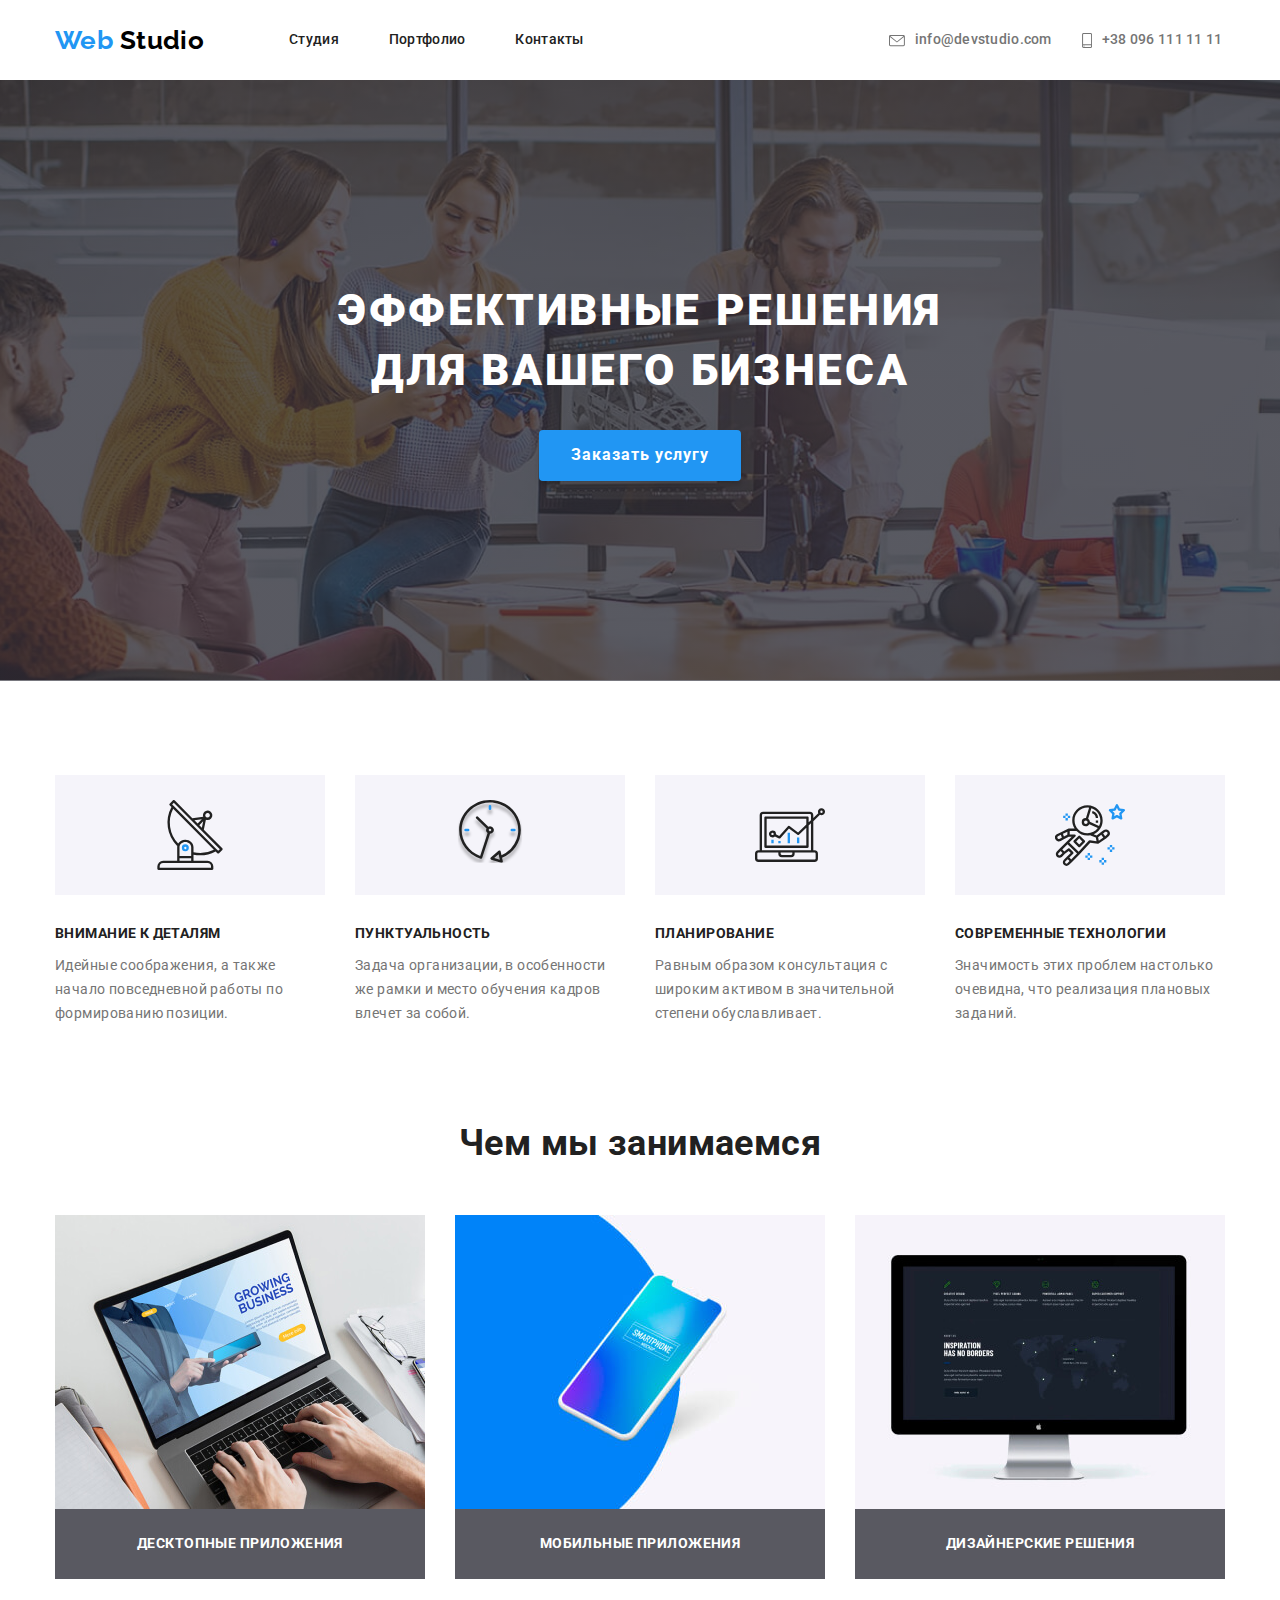
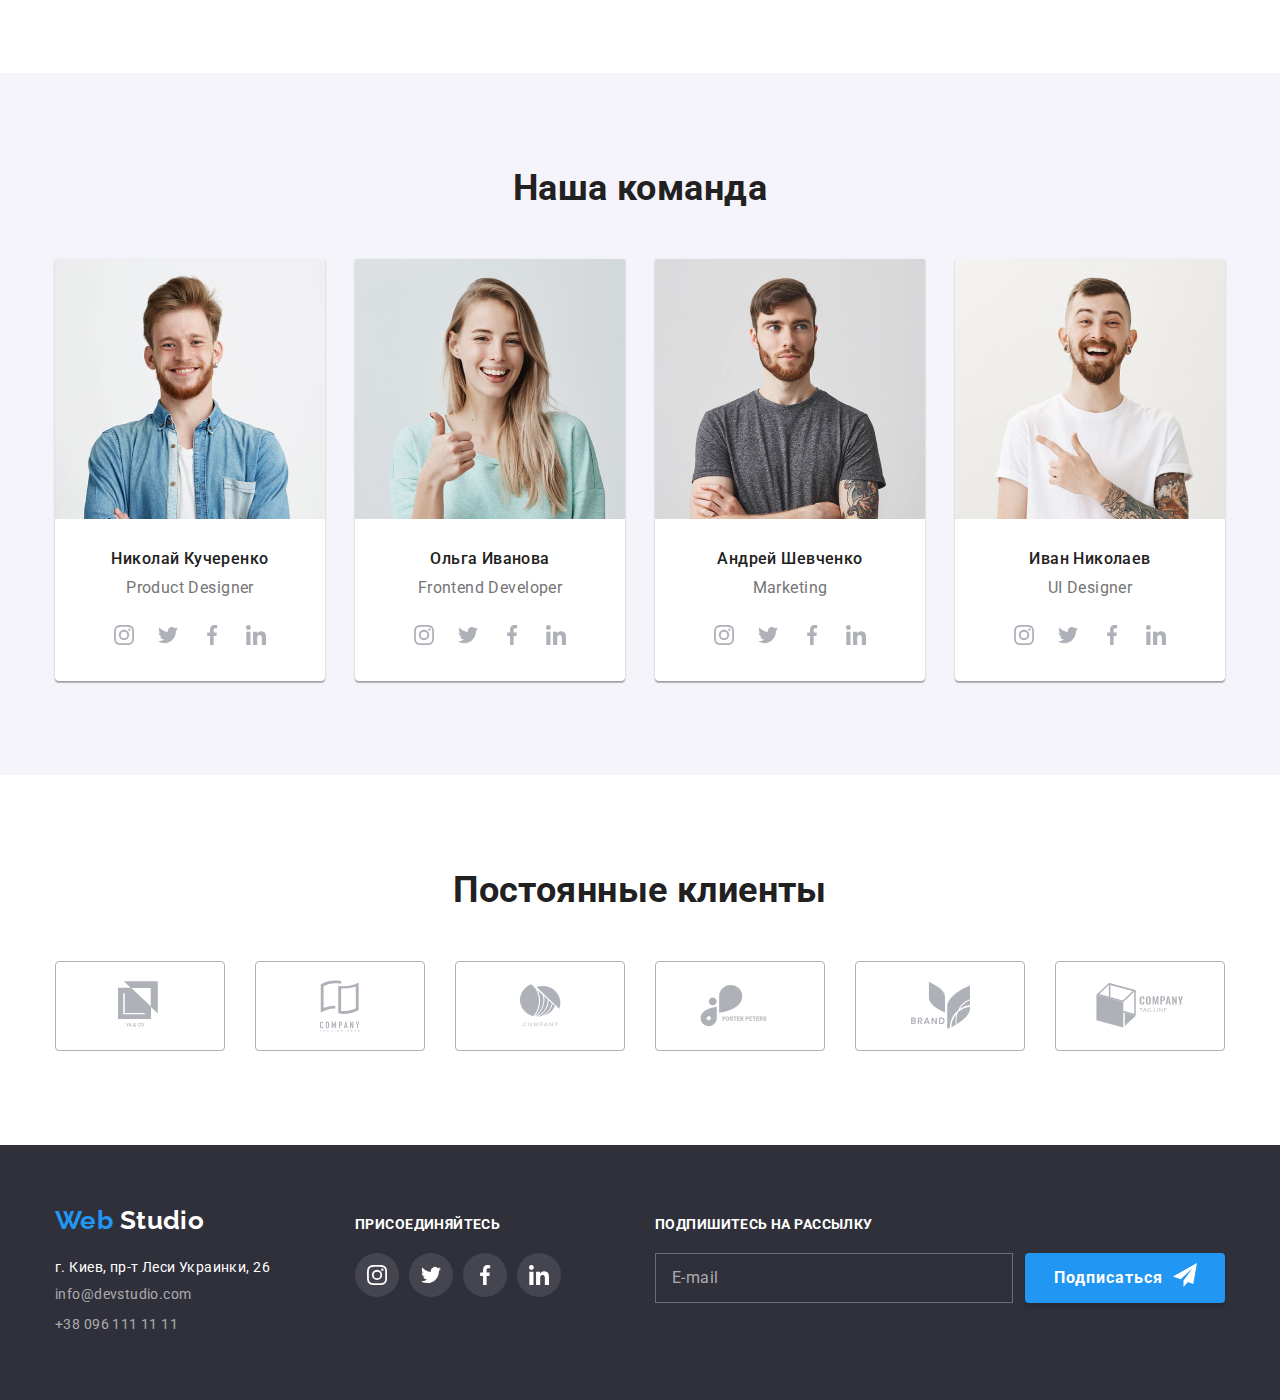
<file: index.html>
<!DOCTYPE html>
<html lang="ru">
  <head>
    <meta charset="UTF-8" />
    <meta name="viewport" content="width=device-width, initial-scale=1.0" />
    <title>WEB STUDIO MAIN</title>
    <link
      rel="stylesheet"
      href="https://fonts.googleapis.com/css2?family=Raleway:wght@700&family=Roboto:wght@400;500;700;900&display=swap"
    />
    <link rel="stylesheet" href="./css/normalize.css" />
    <link rel="stylesheet" href="./css/styles.css" />
  </head>
  <body>
    <!--Шапка сайта-->
    <header class="header">
      <div class="container-header container">
        <nav class="navigation">
          <a lang="en" class="logo link" href="./index.html">
            <span class="logo-accent">Web</span> Studio</a
          >
          <ul class="navigation-list list">
            <li class="navigation-list-item">
              <a class="navigation-list-link link" href="./index.html"
                >Cтудия</a
              >
            </li>
            <li class="navigation-list-item">
              <a class="navigation-list-link link" href="./portfolio.html"
                >Портфолио</a
              >
            </li>
            <li class="navigation-list-item">
              <a class="navigation-list-link link" href="">Контакты</a>
            </li>
          </ul>
        </nav>
        <!--Контакты-->
        <ul class="contacts-header list">
          <li class="contacts-list">
            <address class="address-header">
              <a
                class="contacts-header-item link"
                href="mailto:info@devstudio.com"
                ><svg
                  class="contacts-header-item-svg envelope"
                  width="16"
                  height="12"
                >
                  <use href="./images/svg/sprite.svg#icon-envelope"></use></svg
                >info@devstudio.com</a
              >
            </address>
          </li>
          <li class="contacts-list">
            <address class="address-header">
              <a class="contacts-header-item link" href="tel:+380961111111"
                ><svg
                  class="contacts-header-item-svg smartphone"
                  width="10"
                  height="15"
                >
                  <use href="./images/svg/sprite.svg#icon-smartphone"></use>
                </svg>
                +38 096 111 11 11</a
              >
            </address>
          </li>
        </ul>
      </div>
    </header>
    <main>
      <!--Cекция HERO-->
      <section class="hero">
        <div class="container-hero container">
          <h1 class="hero-title">
            Эффективные решения<br />для вашего бизнеса
          </h1>
          <button class="hero-button" type="button">
            Заказать услугу
          </button>
        </div>
      </section>
      <!--Наши особенности-->
      <section class="about-us">
        <div class="container">
          <h2 hidden>О Нас</h2>
          <ul class="about-us-list list">
            <li class="about-us-item-antenna about-us-item">
              <h3 class="about-us-subtitle">Внимание к деталям</h3>
              <p class="about-us-description">
                Идейные соображения, а также начало повседневной работы по
                формированию позиции.
              </p>
            </li>
            <li class="about-us-item-clock about-us-item">
              <h3 class="about-us-subtitle">Пунктуальность</h3>
              <p class="about-us-description">
                Задача организации, в особенности же рамки и место обучения
                кадров влечет за собой.
              </p>
            </li>
            <li class="about-us-item-diagram about-us-item">
              <h3 class="about-us-subtitle">Планирование</h3>
              <p class="about-us-description">
                Равным образом консультация с широким активом в значительной
                степени обуславливает.
              </p>
            </li>
            <li class="about-us-item-astronaut about-us-item">
              <h3 class="about-us-subtitle">Современные технологии</h3>
              <p class="about-us-description">
                Значимость этих проблем настолько очевидна, что реализация
                плановых заданий.
              </p>
            </li>
          </ul>
        </div>
      </section>
      <!--Чем мы занимаемся-->
      <section class="our-work">
        <div class="container">
          <h2 class="our-work-title section-title">Чем мы занимаемся</h2>
          <ul class="our-work-list list">
            <li class="our-work-list-item">
              <img
                class="img-block"
                src="./images/Занятия/Ноутбук.jpg"
                alt="Изображение Ноутбука"
                width="370"
                height="294"
              />
              <p class="our-work-description">Десктопные приложения</p>
            </li>
            <li class="our-work-list-item">
              <img
                class="img-block"
                src="./images/Занятия/Смартфон.jpg"
                alt="Изображение смартфона"
                width="370"
                height="294"
              />

              <p class="our-work-description">Мобильные приложения</p>
            </li>
            <li class="our-work-list-item">
              <img
                class="img-block"
                src="./images/Занятия/Монитор.jpg"
                alt="Изображение монитора"
                width="370"
                height="294"
              />

              <p class="our-work-description">Дизайнерские решения</p>
            </li>
          </ul>
        </div>
      </section>
      <!--Наша команда-->
      <section class="our-team">
        <div class="container">
          <h2 class="our-team-title section-title">Наша команда</h2>
          <ul class="our-team-list list">
            <li class="our-team-list-item">
              <img
                class="img-block"
                src="./images/team/Kucherenko.jpg"
                alt="Фото Кучеренка"
                width="270"
                height="260"
              />
              <h3 class="our-team-subtitle">Николай Кучеренко</h3>
              <p class="our-team-description" lang="en">Product Designer</p>
              <ul class="our-team-social-list list">
                <li class="our-team-social-list-item">
                  <a
                    class="our-team-social-list-link"
                    href=""
                    aria-label="Ссылка на Инстаграм"
                  >
                    <svg class="our-team-social-svg">
                      <use href="./images/svg/sprite.svg#icon-instagram"></use>
                    </svg>
                  </a>
                </li>
                <li class="our-team-social-list-item">
                  <a
                    class="our-team-social-list-link"
                    href=""
                    aria-label="Ссылка на Твиттер"
                  >
                    <svg class="our-team-social-svg">
                      <use href="./images/svg/sprite.svg#icon-twitter"></use>
                    </svg>
                  </a>
                </li>
                <li class="our-team-social-list-item">
                  <a
                    class="our-team-social-list-link"
                    href=""
                    aria-label="Ссылка на Фейсбук"
                  >
                    <svg class="our-team-social-svg">
                      <use href="./images/svg/sprite.svg#icon-facebook"></use>
                    </svg>
                  </a>
                </li>
                <li class="our-team-social-list-item">
                  <a
                    class="our-team-social-list-link"
                    href=""
                    aria-label="Ссылка на Ликедин"
                  >
                    <svg class="our-team-social-svg">
                      <use href="./images/svg/sprite.svg#icon-linkedin"></use>
                    </svg>
                  </a>
                </li>
              </ul>
            </li>

            <li class="our-team-list-item">
              <img
                class="img-block"
                src="./images/team/Ivanova.jpg"
                alt="Фото Ивановой"
                width="270"
                height="260"
              />
              <h3 class="our-team-subtitle">Ольга Иванова</h3>
              <p class="our-team-description" lang="en">
                Frontend Developer
              </p>
              <ul class="our-team-social-list list">
                <li class="our-team-social-list-item">
                  <a
                    class="our-team-social-list-link"
                    href=""
                    aria-label="Ссылка на Инстаграм"
                  >
                    <svg class="our-team-social-svg">
                      <use href="./images/svg/sprite.svg#icon-instagram"></use>
                    </svg>
                  </a>
                </li>
                <li class="our-team-social-list-item">
                  <a
                    class="our-team-social-list-link"
                    href=""
                    aria-label="Ссылка на Твиттер"
                  >
                    <svg class="our-team-social-svg">
                      <use href="./images/svg/sprite.svg#icon-twitter"></use>
                    </svg>
                  </a>
                </li>
                <li class="our-team-social-list-item">
                  <a
                    class="our-team-social-list-link"
                    href=""
                    aria-label="Ссылка на Фейсбук"
                  >
                    <svg class="our-team-social-svg">
                      <use href="./images/svg/sprite.svg#icon-facebook"></use>
                    </svg>
                  </a>
                </li>
                <li class="our-team-social-list-item">
                  <a
                    class="our-team-social-list-link"
                    href=""
                    aria-label="Ссылка на Ликедин"
                  >
                    <svg class="our-team-social-svg">
                      <use href="./images/svg/sprite.svg#icon-linkedin"></use>
                    </svg>
                  </a>
                </li>
              </ul>
            </li>

            <li class="our-team-list-item">
              <img
                class="img-block"
                src="./images/team/Shevchenko.jpg"
                alt="Фото Шевченка"
                width="270"
                height="260"
              />
              <h3 class="our-team-subtitle">Андрей Шевченко</h3>
              <p class="our-team-description" lang="en">Marketing</p>
              <ul class="our-team-social-list list">
                <li class="our-team-social-list-item">
                  <a
                    class="our-team-social-list-link"
                    href=""
                    aria-label="Ссылка на Инстаграм"
                  >
                    <svg class="our-team-social-svg">
                      <use href="./images/svg/sprite.svg#icon-instagram"></use>
                    </svg>
                  </a>
                </li>
                <li class="our-team-social-list-item">
                  <a
                    class="our-team-social-list-link"
                    href=""
                    aria-label="Ссылка на Твиттер"
                  >
                    <svg class="our-team-social-svg">
                      <use href="./images/svg/sprite.svg#icon-twitter"></use>
                    </svg>
                  </a>
                </li>
                <li class="our-team-social-list-item">
                  <a
                    class="our-team-social-list-link"
                    href=""
                    aria-label="Ссылка на Фейсбук"
                  >
                    <svg class="our-team-social-svg">
                      <use href="./images/svg/sprite.svg#icon-facebook"></use>
                    </svg>
                  </a>
                </li>
                <li class="our-team-social-list-item">
                  <a
                    class="our-team-social-list-link"
                    href=""
                    aria-label="Ссылка на Ликедин"
                  >
                    <svg class="our-team-social-svg">
                      <use href="./images/svg/sprite.svg#icon-linkedin"></use>
                    </svg>
                  </a>
                </li>
              </ul>
            </li>

            <li class="our-team-list-item">
              <img
                class="img-block"
                src="./images/team/Nikolaev.jpg"
                alt="Фото Николаева"
                width="270"
                height="260"
              />
              <h3 class="our-team-subtitle">Иван Николаев</h3>
              <p class="our-team-description" lang="en">UI Designer</p>
              <ul class="our-team-social-list list">
                <li class="our-team-social-list-item">
                  <a
                    class="our-team-social-list-link"
                    href=""
                    aria-label="Ссылка на Инстаграм"
                  >
                    <svg class="our-team-social-svg">
                      <use href="./images/svg/sprite.svg#icon-instagram"></use>
                    </svg>
                  </a>
                </li>
                <li class="our-team-social-list-item">
                  <a
                    class="our-team-social-list-link"
                    href=""
                    aria-label="Ссылка на Твиттер"
                  >
                    <svg class="our-team-social-svg">
                      <use href="./images/svg/sprite.svg#icon-twitter"></use>
                    </svg>
                  </a>
                </li>
                <li class="our-team-social-list-item">
                  <a
                    class="our-team-social-list-link"
                    href=""
                    aria-label="Ссылка на Фейсбук"
                  >
                    <svg class="our-team-social-svg">
                      <use href="./images/svg/sprite.svg#icon-facebook"></use>
                    </svg>
                  </a>
                </li>
                <li class="our-team-social-list-item">
                  <a
                    class="our-team-social-list-link"
                    href=""
                    aria-label="Ссылка на Ликедин"
                  >
                    <svg class="our-team-social-svg">
                      <use href="./images/svg/sprite.svg#icon-linkedin"></use>
                    </svg>
                  </a>
                </li>
              </ul>
            </li>
          </ul>
        </div>
      </section>
      <!--Постоянные клиенты-->
      <section class="customers">
        <div class="container">
          <h2 class="section-title">Постоянные клиенты</h2>
          <ul class="customers-list list">
            <li class="customers-list-item">
              <a
                class="customers-list-item-link"
                href=""
                aria-label="Ссылка на сайт клиента 1"
              >
                <svg
                  class="customers-list-item-link-svg"
                  width="44"
                  height="49"
                >
                  <use href="./images/svg/sprite.svg#icon-logo-1"></use>
                </svg>
              </a>
            </li>

            <li class="customers-list-item">
              <a
                class="customers-list-item-link"
                href=""
                aria-label="Ссылка на сайт клиента 2"
              >
                <svg
                  class="customers-list-item-link-svg"
                  width="40"
                  height="52"
                >
                  <use href="./images/svg/sprite.svg#icon-logo-2"></use>
                </svg>
              </a>
            </li>

            <li class="customers-list-item">
              <a
                class="customers-list-item-link"
                href=""
                aria-label="Ссылка на сайт клиента 3"
              >
                <svg
                  class="customers-list-item-link-svg"
                  width="41"
                  height="43"
                >
                  <use href="./images/svg/sprite.svg#icon-logo-3"></use>
                </svg>
              </a>
            </li>

            <li class="customers-list-item">
              <a
                class="customers-list-item-link"
                href=""
                aria-label="Ссылка на сайт клиента 4"
              >
                <svg
                  class="customers-list-item-link-svg"
                  width="80"
                  height="42"
                >
                  <use href="./images/svg/sprite.svg#icon-logo-4"></use>
                </svg>
              </a>
            </li>

            <li class="customers-list-item">
              <a
                class="customers-list-item-link"
                href=""
                aria-label="Ссылка на сайт клиента 5"
              >
                <svg
                  class="customers-list-item-link-svg"
                  width="59"
                  height="47"
                >
                  <use href="./images/svg/sprite.svg#icon-logo-5"></use>
                </svg>
              </a>
            </li>

            <li class="customers-list-item">
              <a
                class="customers-list-item-link"
                href=""
                aria-label="Ссылка клиента 6"
              >
                <svg
                  class="customers-list-item-link-svg"
                  width="88"
                  height="45"
                >
                  <use href="./images/svg/sprite.svg#icon-logo-6"></use>
                </svg>
              </a>
            </li>
          </ul>
        </div>
      </section>
    </main>
    <!--Подвал сайта-->

    <footer class="footer">
      <div class="footer-container container">
        <div class="footer-container-address">
          <a class="logo-footer link" lang="en" href="./index.html">
            <span class="logo-accent">Web</span> Studio</a
          >
          <ul class="footer-address-list list">
            <li>
              <address class="footer-address-item">
                г. Киев, пр-т Леси Украинки, 26
              </address>
            </li>
            <li>
              <address class="footer-address-link">
                <a
                  class="footer-address-link link"
                  href="mailto:info@devstudio.com"
                >
                  info@devstudio.com</a
                >
              </address>
            </li>
            <li>
              <address class="footer-address-link">
                <a class="footer-address-link link" href="tel:+380961111111">
                  +38 096 111 11 11</a
                >
              </address>
            </li>
          </ul>
        </div>
        <div class="footer-container-invitation">
          <p class="footer-invitation">Присоединяйтесь</p>
          <ul class="footer-social-list list">
            <li class="footer-social-list-link">
              <a
                class="footer-social-list-link-item footer-link-instagram link"
                href=""
                aria-label="Ссылка на Инстаграм"
              >
              </a>
            </li>
            <li class="footer-social-list-link">
              <a
                class="footer-social-list-link-item footer-link-twitter link"
                href=""
                aria-label="Ссылка на Твиттер"
              >
              </a>
            </li>
            <li class="footer-social-list-link">
              <a
                class="footer-social-list-link-item footer-link-facebook link"
                href=""
                aria-label="Ссылка на Фейсбук"
              >
              </a>
            </li>
            <li class="footer-social-list-link">
              <a
                class="footer-social-list-link-item footer-link-linkedin link"
                href=""
                aria-label="Ссылка на Ликедин"
              >
              </a>
            </li>
          </ul>
        </div>
        <div class="footer-container-subscription">
          <p class="footer-subscription-description">Подпишитесь на рассылку</p>
          <div class="footer-subscription-form">
            <p class="footer-e-mail">E-mail</p>
            <button class="button-subscription" type="button">
              Подписаться
            </button>
          </div>
        </div>
      </div>
    </footer>
  </body>
</html>
</file>
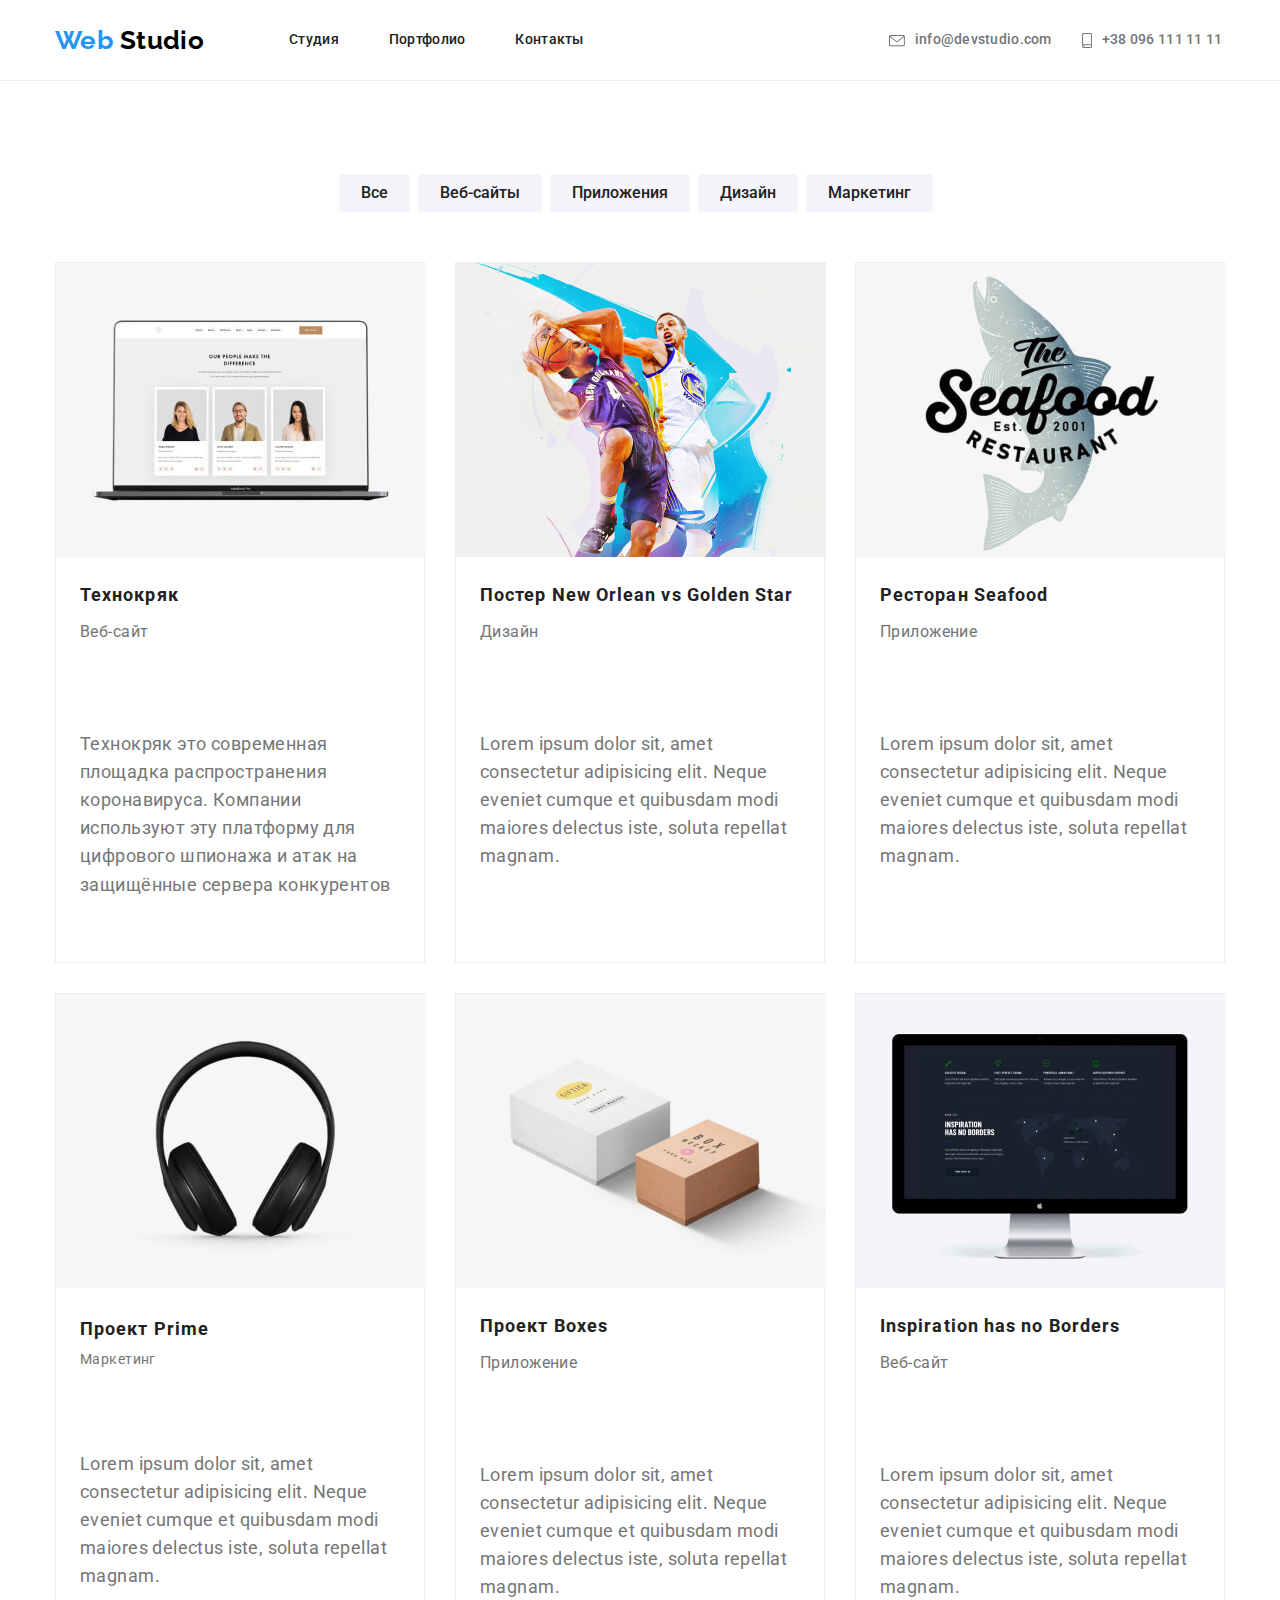
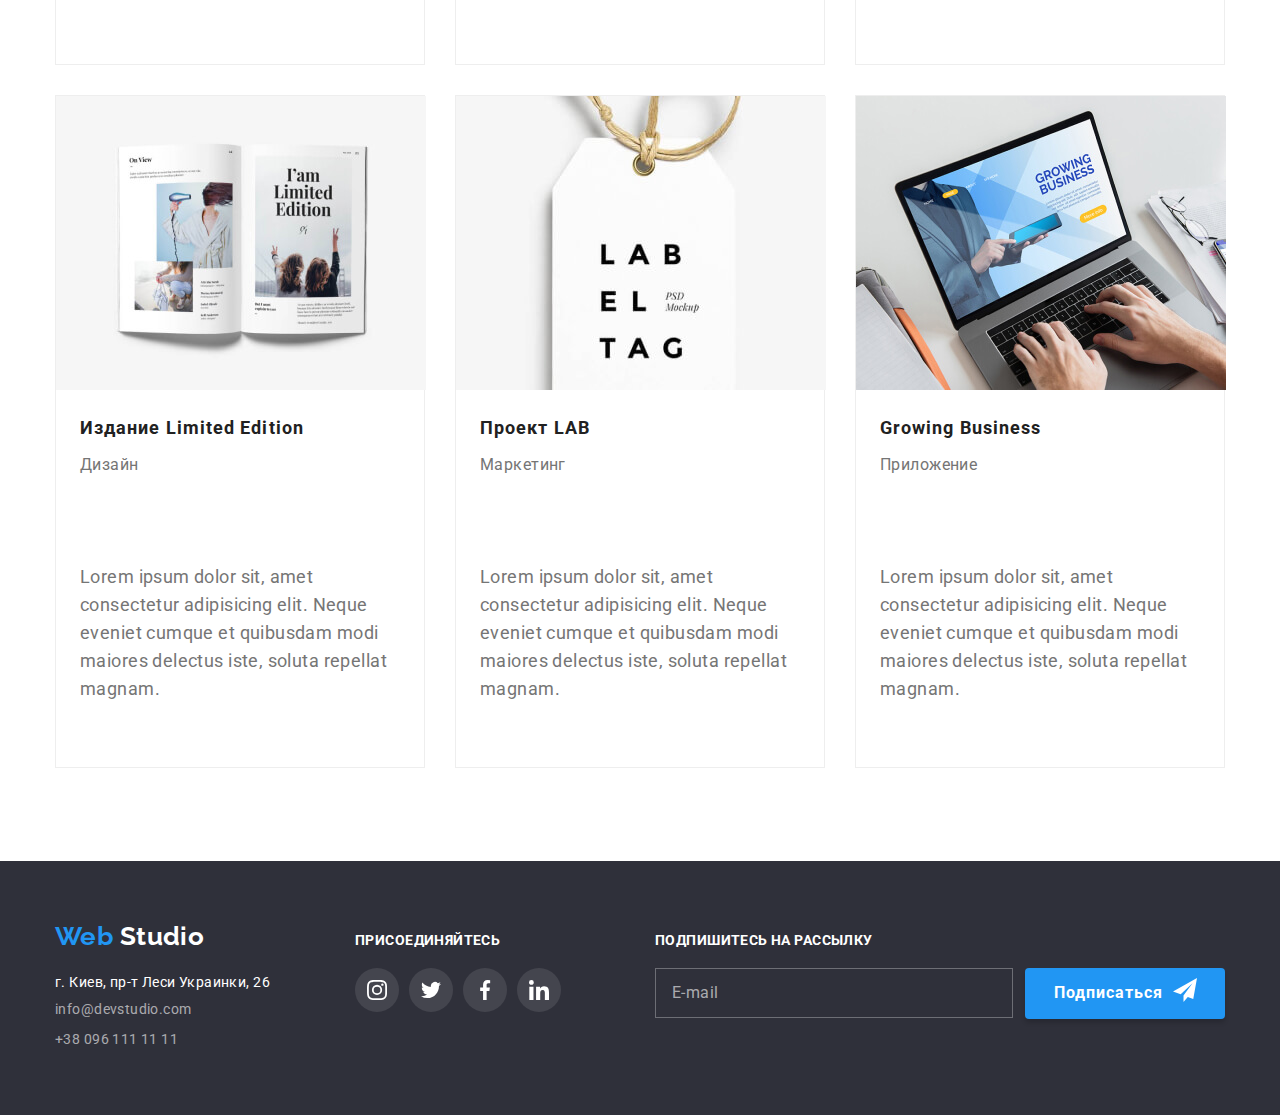
<file: portfolio.html>
<!DOCTYPE html>
<html lang="ru">
  <head>
    <meta charset="UTF-8" />
    <meta name="viewport" content="width=device-width, initial-scale=1.0" />
    <title>WEB STUDIO PORTFOLIO</title>
    <link
      rel="stylesheet"
      href="https://fonts.googleapis.com/css2?family=Raleway:wght@700&family=Roboto:wght@400;500;700;900&display=swap"
    />
    <link rel="stylesheet" href="./css/normalize.css" />
    <link rel="stylesheet" href="./css/styles.css" />
  </head>

  <body>
    <!--Шапка сайта-->
    <header class="header">
      <div class="container-header container">
        <nav class="navigation">
          <a lang="en" class="logo link" href="./index.html">
            <span class="logo-accent">Web</span> Studio</a
          >
          <ul class="navigation-list list">
            <li class="navigation-list-item">
              <a class="navigation-list-link link" href="./index.html"
                >Cтудия</a
              >
            </li>
            <li class="navigation-list-item">
              <a class="navigation-list-link link" href="./portfolio.html"
                >Портфолио</a
              >
            </li>
            <li class="navigation-list-item">
              <a class="navigation-list-link link" href="">Контакты</a>
            </li>
          </ul>
        </nav>
        <!--Контакты-->
        <ul class="contacts-header list">
          <li class="contacts-list">
            <address class="address-header">
              <a
                class="contacts-header-item link"
                href="mailto:info@devstudio.com"
                ><svg
                  class="contacts-header-item-svg envelope"
                  width="16"
                  height="12"
                >
                  <use href="./images/svg/sprite.svg#icon-envelope"></use></svg
                >info@devstudio.com</a
              >
            </address>
          </li>
          <li class="contacts-list">
            <address class="address-header">
              <a class="contacts-header-item link" href="tel:+380961111111"
                ><svg
                  class="contacts-header-item-svg smartphone"
                  width="10"
                  height="15"
                >
                  <use href="./images/svg/sprite.svg#icon-smartphone"></use>
                </svg>
                +38 096 111 11 11</a
              >
            </address>
          </li>
        </ul>
      </div>
    </header>

    <main>
      <h1 hidden>Примеры работ</h1>
      <section class="portfolio">
        <div class="container">
          <ul class="portfolio-filtr list">
            <li class="portfolio-filtr-item">
              <button class="portfolio-filtr-button filtr-button" type="button">
                Все
              </button>
            </li>
            <li class="portfolio-filtr-item">
              <button class="portfolio-filtr-button filtr-button" type="button">
                Веб-сайты
              </button>
            </li>
            <li class="portfolio-filtr-item">
              <button class="portfolio-filtr-button filtr-button" type="button">
                Приложения
              </button>
            </li>
            <li class="portfolio-filtr-item">
              <button class="portfolio-filtr-button filtr-button" type="button">
                Дизайн
              </button>
            </li>
            <li class="portfolio-filtr-item">
              <button class="portfolio-filtr-button filtr-button" type="button">
                Маркетинг
              </button>
            </li>
          </ul>
          <ul class="portfolio-list list">
            <li class="portfolio-list-item">
              <img
                class="img-block"
                src="./images/Портфолио/Технокряк.jpg"
                alt="веб-сайт Технокряк"
                width="370"
                height="294"
              />
              <div class="container-title">
                <h2 class="portfolio-item-title">Технокряк</h2>
                <p class="portfolio-item-filter">
                  Веб-сайт
                </p>
              </div>
              <div class="container-item-description">
                <p class="portfolio-item-description">
                  Технокряк это современная площадка распространения
                  коронавируса. Компании используют эту платформу для цифрового
                  шпионажа и атак на защищённые сервера конкурентов
                </p>
              </div>
            </li>
            <li class="portfolio-list-item">
              <img
                class="img-block"
                src="./images/Портфолио/Постер.jpg"
                alt="Постер Новый Орлеан Голден стар"
                width="370"
                height="294"
              />
              <div class="container-title">
                <h2 class="portfolio-item-title">
                  Постер New Orlean vs Golden Star
                </h2>
                <p class="portfolio-item-filter">Дизайн</p>
              </div>
              <div class="container-item-description">
                <p class="portfolio-item-description">
                  Lorem ipsum dolor sit, amet consectetur adipisicing elit.
                  Neque eveniet cumque et quibusdam modi maiores delectus iste,
                  soluta repellat magnam.
                </p>
              </div>
            </li>
            <li class="portfolio-list-item">
              <img
                class="img-block"
                src="./images/Портфолио/Ресторан.jpg"
                alt="Ресторан Сифуд"
                width="370"
                height="294"
              />
              <div class="container-title">
                <h2 class="portfolio-item-title">
                  Ресторан Seafood
                </h2>
                <p class="portfolio-item-filter">Приложение</p>
              </div>
              <div class="container-item-description">
                <p class="portfolio-item-description">
                  Lorem ipsum dolor sit, amet consectetur adipisicing elit.
                  Neque eveniet cumque et quibusdam modi maiores delectus iste,
                  soluta repellat magnam.
                </p>
              </div>
            </li>
            <li class="portfolio-list-item">
              <img
                src="./images/Портфолио/prime.jpg"
                alt="Проект прайм"
                width="370"
                height="294"
              />
              <div class="container-title">
                <h2 class="portfolio-item-title">
                  Проект Prime
                </h2>
                <p class="portfolio-item-filtr">Маркетинг</p>
              </div>
              <div class="container-item-description">
                <p class="portfolio-item-description">
                  Lorem ipsum dolor sit, amet consectetur adipisicing elit.
                  Neque eveniet cumque et quibusdam modi maiores delectus iste,
                  soluta repellat magnam.
                </p>
              </div>
            </li>
            <li class="portfolio-list-item">
              <img
                class="img-block"
                src="./images/Портфолио/boxes.jpg"
                alt="Проект Боксис"
                width="370"
                height="294"
              />
              <div class="container-title">
                <h2 class="portfolio-item-title">
                  Проект Boxes
                </h2>
                <p class="portfolio-item-filter">Приложение</p>
              </div>
              <div class="container-item-description">
                <p class="portfolio-item-description">
                  Lorem ipsum dolor sit, amet consectetur adipisicing elit.
                  Neque eveniet cumque et quibusdam modi maiores delectus iste,
                  soluta repellat magnam.
                </p>
              </div>
            </li>

            <li class="portfolio-list-item">
              <img
                class="img-block"
                src="./images/Портфолио/borders.jpg"
                alt="Веб-сайт"
                width="370"
                height="294"
              />
              <div class="container-title">
                <h2 class="portfolio-item-title">
                  Inspiration has no Borders
                </h2>
                <p class="portfolio-item-filter">Веб-сайт</p>
              </div>
              <div class="container-item-description">
                <p class="portfolio-item-description">
                  Lorem ipsum dolor sit, amet consectetur adipisicing elit.
                  Neque eveniet cumque et quibusdam modi maiores delectus iste,
                  soluta repellat magnam.
                </p>
              </div>
            </li>
            <li class="portfolio-list-item">
              <img
                class="img-block"
                src="./images/Портфолио/Limited.jpg"
                alt="Веб-сайт"
                width="370"
                height="294"
              />
              <div class="container-title">
                <h2 class="portfolio-item-title">
                  Издание Limited Edition
                </h2>
                <p class="portfolio-item-filter">Дизайн</p>
              </div>
              <div class="container-item-description">
                <p class="portfolio-item-description">
                  Lorem ipsum dolor sit, amet consectetur adipisicing elit.
                  Neque eveniet cumque et quibusdam modi maiores delectus iste,
                  soluta repellat magnam.
                </p>
              </div>
            </li>
            <li class="portfolio-list-item">
              <img
                class="img-block"
                src="./images/Портфолио/Lab.jpg"
                alt="Веб-сайт"
                width="370"
                height="294"
              />
              <div class="container-title">
                <h2 class="portfolio-item-title">
                  Проект LAB
                </h2>
                <p class="portfolio-item-filter">Маркетинг</p>
              </div>
              <div class="container-item-description">
                <p class="portfolio-item-description">
                  Lorem ipsum dolor sit, amet consectetur adipisicing elit.
                  Neque eveniet cumque et quibusdam modi maiores delectus iste,
                  soluta repellat magnam.
                </p>
              </div>
            </li>
            <li class="portfolio-list-item">
              <img
                class="img-block"
                src="./images/Портфолио/Business.jpg"
                alt="Веб-сайт"
                width="370"
                height="294"
              />
              <div class="container-title">
                <h2 class="portfolio-item-title">
                  Growing Business
                </h2>
                <p class="portfolio-item-filter">Приложение</p>
              </div>
              <div class="container-item-description">
                <p class="portfolio-item-description">
                  Lorem ipsum dolor sit, amet consectetur adipisicing elit.
                  Neque eveniet cumque et quibusdam modi maiores delectus iste,
                  soluta repellat magnam.
                </p>
              </div>
            </li>
          </ul>
        </div>
      </section>
    </main>
    <!--Подвал сайта-->

    <footer class="footer">
      <div class="footer-container container">
        <div class="footer-container-address">
          <a class="logo-footer link" lang="en" href="./index.html">
            <span class="logo-accent">Web</span> Studio</a
          >
          <ul class="footer-address-list list">
            <li>
              <address class="footer-address-item">
                г. Киев, пр-т Леси Украинки, 26
              </address>
            </li>
            <li>
              <address class="footer-address-link">
                <a
                  class="footer-address-link link"
                  href="mailto:info@devstudio.com"
                >
                  info@devstudio.com</a
                >
              </address>
            </li>
            <li>
              <address class="footer-address-link">
                <a class="footer-address-link link" href="tel:+380961111111">
                  +38 096 111 11 11</a
                >
              </address>
            </li>
          </ul>
        </div>
        <div class="footer-container-invitation">
          <p class="footer-invitation">Присоединяйтесь</p>
          <ul class="footer-social-list list">
            <li class="footer-social-list-link">
              <a
                class="footer-social-list-link-item footer-link-instagram link"
                href=""
                aria-label="Ссылка на Инстаграм"
              >
              </a>
            </li>
            <li class="footer-social-list-link">
              <a
                class="footer-social-list-link-item footer-link-twitter link"
                href=""
                aria-label="Ссылка на Твиттер"
              >
              </a>
            </li>
            <li class="footer-social-list-link">
              <a
                class="footer-social-list-link-item footer-link-facebook link"
                href=""
                aria-label="Ссылка на Фейсбук"
              >
              </a>
            </li>
            <li class="footer-social-list-link">
              <a
                class="footer-social-list-link-item footer-link-linkedin link"
                href=""
                aria-label="Ссылка на Ликедин"
              >
              </a>
            </li>
          </ul>
        </div>
        <div class="footer-container-subscription">
          <p class="footer-subscription-description">Подпишитесь на рассылку</p>
          <div class="footer-subscription-form">
            <p class="footer-e-mail">E-mail</p>
            <button class="button-subscription" type="button">
              Подписаться
            </button>
          </div>
        </div>
      </div>
    </footer>
  </body>
</html>
</file>
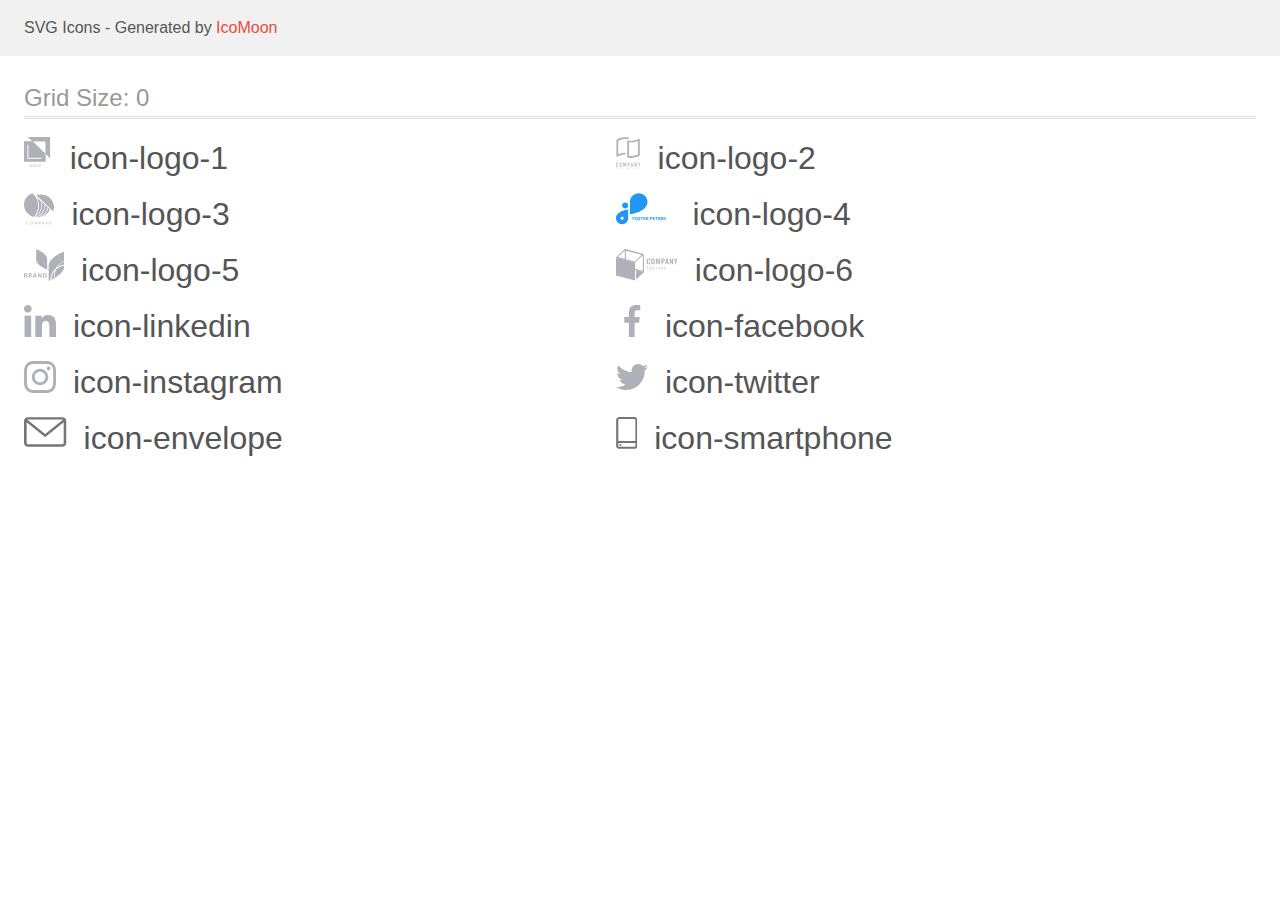
<file: images/svg/icomoon/demo.html>
<!doctype html>
<html>
<head>
    <title>IcoMoon - SVG Icons</title>
    <meta charset="utf-8">
    <meta name="viewport" content="width=device-width, initial-scale=1">
    <link rel="stylesheet" href="demo-files/demo.css">
    <link rel="stylesheet" href="style.css">
</head>
<body>
<svg aria-hidden="true" style="position: absolute; width: 0; height: 0; overflow: hidden;" version="1.1" xmlns="http://www.w3.org/2000/svg" xmlns:xlink="http://www.w3.org/1999/xlink">
<defs>
<symbol id="icon-logo-1" viewBox="0 0 29 32">
<path fill="#afb1b8" style="fill: var(--color1, #afb1b8)" d="M3.84 0l4.677 4.428h13.046v12.351l4.677 4.428v-21.206h-22.4z"></path>
<path fill="#afb1b8" style="fill: var(--color1, #afb1b8)" d="M0 4.241v20.6h21.76v-8.188l-13.105-12.406-8.655-0.005zM17.615 21.828h-14.172v-13.854h1.002v12.916h13.17v0.938z"></path>
<path fill="#afb1b8" style="fill: var(--color1, #afb1b8)" d="M6.266 28.662l0.523-1.078h0.438l-0.763 1.438v0.837h-0.397v-0.837l-0.764-1.438h0.439l0.523 1.078zM8.513 29.329h-0.881l-0.184 0.53h-0.411l0.859-2.275h0.355l0.861 2.275h-0.412l-0.186-0.53zM7.743 29.010h0.659l-0.33-0.944-0.33 0.944zM10.071 29.244c0-0.105 0.029-0.202 0.086-0.289 0.057-0.089 0.17-0.193 0.339-0.314-0.088-0.111-0.151-0.206-0.186-0.284s-0.052-0.154-0.052-0.227c0-0.178 0.054-0.319 0.162-0.422s0.254-0.156 0.438-0.156c0.166 0 0.301 0.049 0.406 0.147 0.106 0.097 0.159 0.217 0.159 0.361 0 0.095-0.024 0.182-0.072 0.262-0.048 0.079-0.127 0.158-0.236 0.238l-0.155 0.113 0.439 0.519c0.064-0.125 0.095-0.264 0.095-0.417h0.33c0 0.28-0.066 0.51-0.197 0.689l0.334 0.395h-0.441l-0.128-0.152c-0.162 0.122-0.356 0.183-0.581 0.183s-0.405-0.059-0.541-0.178c-0.134-0.12-0.202-0.276-0.202-0.467zM10.824 29.587c0.128 0 0.248-0.043 0.359-0.128l-0.497-0.586-0.048 0.034c-0.125 0.095-0.188 0.203-0.188 0.325 0 0.105 0.034 0.191 0.102 0.256s0.158 0.098 0.272 0.098zM10.615 28.121c0 0.087 0.054 0.197 0.161 0.33l0.173-0.119 0.048-0.039c0.065-0.057 0.097-0.131 0.097-0.22 0-0.059-0.022-0.11-0.067-0.152-0.045-0.043-0.102-0.064-0.17-0.064-0.074 0-0.133 0.025-0.177 0.075s-0.066 0.113-0.066 0.189zM14.748 29.118c-0.023 0.243-0.113 0.432-0.269 0.569-0.156 0.135-0.364 0.203-0.623 0.203-0.181 0-0.341-0.043-0.48-0.128-0.137-0.086-0.244-0.209-0.319-0.367s-0.114-0.342-0.117-0.552v-0.212c0-0.215 0.038-0.404 0.114-0.567s0.185-0.29 0.327-0.378c0.143-0.088 0.307-0.133 0.494-0.133 0.251 0 0.453 0.068 0.606 0.205s0.242 0.329 0.267 0.578h-0.394c-0.019-0.164-0.067-0.281-0.144-0.353-0.076-0.073-0.188-0.109-0.336-0.109-0.172 0-0.304 0.063-0.397 0.189-0.092 0.125-0.139 0.309-0.141 0.552v0.202c0 0.246 0.044 0.433 0.131 0.563s0.218 0.194 0.387 0.194c0.155 0 0.272-0.035 0.35-0.105s0.128-0.186 0.148-0.348h0.394zM16.918 28.78c0 0.223-0.039 0.419-0.116 0.588-0.077 0.168-0.188 0.297-0.331 0.388-0.143 0.090-0.307 0.134-0.494 0.134-0.184 0-0.349-0.045-0.494-0.134-0.144-0.091-0.255-0.219-0.334-0.386-0.078-0.167-0.118-0.359-0.119-0.576v-0.128c0-0.222 0.039-0.418 0.117-0.588 0.079-0.17 0.19-0.299 0.333-0.389 0.144-0.091 0.308-0.136 0.494-0.136s0.349 0.045 0.492 0.134c0.144 0.088 0.255 0.217 0.333 0.384s0.118 0.361 0.119 0.583v0.127zM16.523 28.662c0-0.252-0.048-0.445-0.144-0.58-0.095-0.134-0.23-0.202-0.405-0.202-0.171 0-0.305 0.067-0.402 0.202-0.096 0.133-0.145 0.322-0.147 0.567v0.131c0 0.25 0.048 0.443 0.145 0.58s0.233 0.205 0.406 0.205c0.175 0 0.309-0.067 0.403-0.2 0.095-0.133 0.142-0.328 0.142-0.584v-0.119z"></path>
</symbol>
<symbol id="icon-logo-2" viewBox="0 0 25 32">
<path fill="#afb1b8" style="fill: var(--color1, #afb1b8)" d="M10.447 1.806h0.084c0.156 0 0.324 0.016 0.49 0.030 0.734 0.052 1.463 0.162 2.179 0.329v-1.762c-0.738-0.185-1.491-0.305-2.25-0.358-0.288-0.022-0.595-0.036-0.909-0.044h-0.263c-1.523 0.006-3.039 0.201-4.515 0.582-1.68 0.419-3.293 1.075-4.79 1.948v17.475c1.442-0.783 2.976-1.381 4.566-1.779 1.256-0.32 2.539-0.517 3.833-0.588h0.051c0.216-0.011 0.433-0.017 0.655-0.019v-1.79c-1.681 0.022-3.353 0.244-4.982 0.662-0.602 0.157-1.185 0.325-1.731 0.513l-0.623 0.211v-13.625l0.266-0.128c2.032-0.963 4.229-1.524 6.471-1.651 0.019-0.001 0.037-0.001 0.056 0 0.248-0.013 0.497-0.019 0.741-0.019h0.28c0.129 0.003 0.258 0.006 0.388 0.014z"></path>
<path fill="#afb1b8" style="fill: var(--color1, #afb1b8)" d="M14.838 3.651c-0.409 0-0.814-0.014-1.205-0.044-0.467-0.034-0.947-0.091-1.401-0.167-0.277-0.047-0.55-0.103-0.814-0.164v17.275c1.12 0.277 2.271 0.413 3.425 0.404 1.523-0.006 3.039-0.201 4.515-0.581 1.68-0.42 3.294-1.075 4.792-1.948v-17.163c-1.441 0.783-2.975 1.381-4.564 1.781-1.551 0.398-3.145 0.603-4.747 0.609zM21.745 3.95l0.623-0.21v13.63l-0.266 0.128c-1.021 0.486-2.087 0.869-3.184 1.144-1.331 0.344-2.7 0.522-4.074 0.527-0.411 0-0.819-0.017-1.214-0.052l-0.427-0.038v-14.017l0.497 0.033c0.361 0.023 0.735 0.034 1.141 0.034 1.745-0.006 3.482-0.229 5.173-0.663 0.581-0.153 1.158-0.325 1.731-0.518z"></path>
<path fill="#afb1b8" style="fill: var(--color1, #afb1b8)" d="M1.684 25.977c-0.090-0.093-0.197-0.166-0.317-0.214s-0.247-0.071-0.376-0.066c-0.137-0.002-0.273 0.024-0.4 0.075-0.117 0.046-0.222 0.116-0.311 0.205s-0.156 0.196-0.201 0.313c-0.049 0.123-0.073 0.254-0.072 0.387v2.335c-0.006 0.165 0.026 0.328 0.092 0.479 0.055 0.12 0.135 0.226 0.233 0.313 0.093 0.079 0.203 0.135 0.321 0.166 0.114 0.032 0.231 0.048 0.349 0.049 0.13 0.001 0.259-0.027 0.377-0.081 0.117-0.051 0.222-0.124 0.311-0.216 0.087-0.091 0.156-0.197 0.204-0.313 0.050-0.118 0.075-0.244 0.075-0.372v-0.261h-0.61v0.208c0.002 0.071-0.010 0.142-0.036 0.208-0.020 0.050-0.050 0.095-0.089 0.131-0.038 0.031-0.081 0.053-0.128 0.067-0.041 0.014-0.084 0.021-0.128 0.022-0.054 0.006-0.11-0.002-0.16-0.024s-0.094-0.057-0.126-0.101c-0.058-0.094-0.086-0.203-0.081-0.313v-2.177c-0.004-0.121 0.022-0.241 0.075-0.349 0.032-0.049 0.077-0.089 0.129-0.114s0.112-0.034 0.17-0.027c0.053-0.002 0.105 0.009 0.152 0.032s0.089 0.057 0.12 0.099c0.068 0.090 0.104 0.2 0.101 0.313v0.202h0.604v-0.238c0.001-0.14-0.024-0.278-0.075-0.408-0.045-0.122-0.114-0.234-0.204-0.329z"></path>
<path fill="#afb1b8" style="fill: var(--color1, #afb1b8)" d="M5.31 25.95c-0.195-0.164-0.44-0.255-0.694-0.257-0.124 0.001-0.248 0.023-0.364 0.066-0.119 0.043-0.228 0.107-0.322 0.191-0.101 0.091-0.182 0.202-0.237 0.327-0.061 0.143-0.092 0.297-0.089 0.452v2.239c-0.004 0.158 0.026 0.314 0.089 0.459 0.055 0.12 0.136 0.227 0.237 0.313 0.093 0.087 0.203 0.154 0.322 0.197 0.117 0.043 0.24 0.065 0.364 0.066s0.248-0.022 0.364-0.066c0.121-0.044 0.233-0.111 0.33-0.197 0.097-0.087 0.176-0.194 0.23-0.313 0.063-0.144 0.093-0.301 0.089-0.459v-2.239c0.003-0.155-0.027-0.31-0.089-0.452-0.054-0.123-0.133-0.235-0.23-0.327zM5.025 28.969c0.005 0.060-0.003 0.12-0.024 0.176s-0.054 0.107-0.097 0.148c-0.081 0.068-0.182 0.105-0.287 0.105s-0.207-0.037-0.287-0.105c-0.043-0.041-0.076-0.092-0.097-0.148s-0.029-0.116-0.024-0.176v-2.239c-0.005-0.060 0.003-0.12 0.024-0.176s0.054-0.107 0.097-0.148c0.081-0.068 0.182-0.105 0.287-0.105s0.207 0.037 0.287 0.105c0.043 0.041 0.076 0.092 0.097 0.148s0.029 0.116 0.024 0.176v2.239z"></path>
<path fill="#afb1b8" style="fill: var(--color1, #afb1b8)" d="M10.072 29.969v-4.239h-0.587l-0.771 2.244h-0.011l-0.777-2.244h-0.581v4.239h0.606v-2.579h0.011l0.593 1.823h0.302l0.598-1.823h0.011v2.579h0.606z"></path>
<path fill="#afb1b8" style="fill: var(--color1, #afb1b8)" d="M13.513 26.027c-0.093-0.105-0.211-0.184-0.343-0.232-0.142-0.046-0.29-0.068-0.439-0.066h-0.9v4.239h0.604v-1.656h0.311c0.188 0.009 0.376-0.031 0.545-0.116 0.137-0.076 0.252-0.188 0.332-0.324 0.070-0.113 0.117-0.238 0.139-0.369 0.024-0.16 0.035-0.321 0.033-0.482 0.006-0.204-0.014-0.407-0.059-0.606-0.040-0.147-0.117-0.281-0.223-0.39zM13.201 27.319c-0.003 0.077-0.022 0.152-0.056 0.221-0.035 0.065-0.089 0.117-0.156 0.149-0.089 0.040-0.187 0.058-0.285 0.053h-0.276v-1.441h0.311c0.094-0.005 0.187 0.014 0.272 0.053 0.062 0.036 0.112 0.091 0.142 0.157 0.033 0.074 0.051 0.155 0.053 0.236 0 0.089 0 0.183 0 0.282s0.006 0.2 0 0.291h-0.006z"></path>
<path fill="#afb1b8" style="fill: var(--color1, #afb1b8)" d="M16.374 25.73h-0.495l-0.934 4.239h0.604l0.177-0.911h0.824l0.177 0.911h0.604l-0.957-4.239zM15.816 28.481l0.297-1.537h0.011l0.296 1.537h-0.604z"></path>
<path fill="#afb1b8" style="fill: var(--color1, #afb1b8)" d="M20.277 28.283h-0.011l-0.912-2.554h-0.581v4.239h0.604v-2.549h0.012l0.923 2.549h0.568v-4.239h-0.604v2.554z"></path>
<path fill="#afb1b8" style="fill: var(--color1, #afb1b8)" d="M23.968 25.73l-0.486 1.685h-0.012l-0.486-1.685h-0.64l0.83 2.447v1.792h0.604v-1.792l0.83-2.447h-0.64z"></path>
<path fill="#afb1b8" style="fill: var(--color1, #afb1b8)" d="M0 31.166h0.291v0.817h0.198v-0.817h0.29v-0.167h-0.778v0.167z"></path>
<path fill="#afb1b8" style="fill: var(--color1, #afb1b8)" d="M2.447 30.998l-0.381 0.984h0.21l0.081-0.224h0.392l0.084 0.224h0.215l-0.391-0.984h-0.21zM2.416 31.593l0.134-0.365 0.134 0.365h-0.268z"></path>
<path fill="#afb1b8" style="fill: var(--color1, #afb1b8)" d="M4.866 31.62h0.227v0.127c-0.066 0.053-0.149 0.082-0.234 0.083-0.040 0.002-0.079-0.005-0.116-0.021s-0.068-0.041-0.093-0.072c-0.052-0.075-0.078-0.165-0.073-0.257 0-0.219 0.095-0.329 0.283-0.329 0.050-0.005 0.099 0.008 0.14 0.037s0.070 0.071 0.082 0.12l0.195-0.038c-0.042-0.192-0.181-0.289-0.417-0.289-0.127-0.003-0.25 0.042-0.344 0.127-0.050 0.049-0.088 0.108-0.112 0.174s-0.034 0.135-0.029 0.205c-0.006 0.135 0.039 0.267 0.126 0.369 0.048 0.050 0.107 0.088 0.171 0.113s0.134 0.035 0.203 0.031c0.154 0.004 0.304-0.052 0.417-0.157v-0.388h-0.427v0.166z"></path>
<path fill="#afb1b8" style="fill: var(--color1, #afb1b8)" d="M7.337 30.998h-0.199v0.984h0.69v-0.167h-0.49v-0.817z"></path>
<path fill="#afb1b8" style="fill: var(--color1, #afb1b8)" d="M9.426 30.998h-0.199v0.984h0.199v-0.984z"></path>
<path fill="#afb1b8" style="fill: var(--color1, #afb1b8)" d="M11.469 31.656l-0.403-0.657h-0.193v0.984h0.185v-0.643l0.395 0.643h0.198v-0.984h-0.182v0.657z"></path>
<path fill="#afb1b8" style="fill: var(--color1, #afb1b8)" d="M13.315 31.549h0.49v-0.167h-0.49v-0.216h0.528v-0.167h-0.727v0.984h0.747v-0.167h-0.548v-0.266z"></path>
<path fill="#afb1b8" style="fill: var(--color1, #afb1b8)" d="M17.792 31.387h-0.388v-0.388h-0.198v0.984h0.198v-0.43h0.388v0.43h0.198v-0.984h-0.198v0.388z"></path>
<path fill="#afb1b8" style="fill: var(--color1, #afb1b8)" d="M19.649 31.549h0.492v-0.167h-0.492v-0.216h0.529v-0.167h-0.727v0.984h0.746v-0.167h-0.548v-0.266z"></path>
<path fill="#afb1b8" style="fill: var(--color1, #afb1b8)" d="M22.168 31.549c0.171-0.027 0.258-0.117 0.258-0.274 0.005-0.042-0.001-0.084-0.018-0.123s-0.044-0.072-0.078-0.096c-0.089-0.045-0.189-0.065-0.288-0.058h-0.417v0.984h0.198v-0.412h0.039c0.042-0.003 0.084 0.005 0.123 0.022 0.029 0.018 0.053 0.043 0.070 0.072l0.215 0.313h0.237l-0.12-0.192c-0.053-0.095-0.128-0.176-0.218-0.236zM21.969 31.413h-0.146v-0.247h0.156c0.068-0.006 0.136 0.002 0.201 0.023 0.014 0.013 0.026 0.029 0.033 0.046s0.011 0.037 0.010 0.056c-0.001 0.019-0.006 0.038-0.015 0.055s-0.022 0.032-0.037 0.043c-0.065 0.020-0.133 0.028-0.201 0.023z"></path>
<path fill="#afb1b8" style="fill: var(--color1, #afb1b8)" d="M24.067 31.549h0.49v-0.167h-0.49v-0.216h0.529v-0.167h-0.729v0.984h0.747v-0.167h-0.548v-0.266z"></path>
</symbol>
<symbol id="icon-logo-3" viewBox="0 0 31 32">
<path fill="#afb1b8" style="fill: var(--color1, #afb1b8)" d="M4.722 31.103c0.011 0 0.022 0.003 0.032 0.007s0.019 0.011 0.027 0.018l0.153 0.161c-0.119 0.13-0.266 0.234-0.431 0.305-0.193 0.077-0.401 0.115-0.611 0.109-0.197 0.004-0.392-0.031-0.574-0.102-0.164-0.065-0.312-0.164-0.433-0.288-0.123-0.129-0.218-0.28-0.279-0.445-0.067-0.184-0.1-0.377-0.098-0.571-0.003-0.195 0.033-0.39 0.105-0.573 0.067-0.166 0.168-0.317 0.297-0.445 0.131-0.126 0.287-0.224 0.459-0.29 0.189-0.070 0.389-0.104 0.591-0.102 0.188-0.004 0.375 0.027 0.549 0.093 0.152 0.063 0.291 0.15 0.412 0.257l-0.128 0.171c-0.009 0.012-0.020 0.023-0.033 0.031-0.015 0.010-0.033 0.014-0.052 0.013-0.020-0.001-0.039-0.008-0.056-0.018l-0.069-0.046-0.096-0.058c-0.041-0.022-0.084-0.041-0.128-0.057-0.057-0.019-0.115-0.035-0.174-0.046-0.075-0.013-0.151-0.019-0.228-0.018-0.146-0.002-0.29 0.024-0.425 0.077-0.126 0.048-0.239 0.122-0.333 0.215-0.095 0.099-0.169 0.216-0.216 0.343-0.054 0.145-0.080 0.298-0.078 0.452-0.002 0.156 0.024 0.312 0.078 0.46 0.047 0.126 0.119 0.242 0.212 0.341 0.088 0.093 0.196 0.165 0.318 0.212 0.125 0.049 0.259 0.074 0.394 0.073 0.078 0.001 0.156-0.004 0.234-0.015 0.126-0.015 0.247-0.056 0.354-0.122 0.054-0.034 0.104-0.072 0.151-0.113 0.020-0.018 0.046-0.028 0.073-0.029z"></path>
<path fill="#afb1b8" style="fill: var(--color1, #afb1b8)" d="M9.144 30.296c0.002 0.194-0.033 0.386-0.103 0.567-0.062 0.165-0.161 0.315-0.288 0.44s-0.282 0.224-0.452 0.289c-0.375 0.136-0.789 0.136-1.164 0-0.169-0.066-0.323-0.165-0.45-0.29-0.128-0.128-0.227-0.279-0.291-0.445-0.138-0.367-0.138-0.769 0-1.136 0.065-0.166 0.164-0.317 0.291-0.447 0.128-0.121 0.281-0.216 0.45-0.279 0.374-0.139 0.79-0.139 1.164 0 0.17 0.066 0.324 0.165 0.452 0.29 0.126 0.127 0.224 0.276 0.289 0.44 0.071 0.183 0.106 0.376 0.103 0.571zM8.742 30.296c0.003-0.155-0.022-0.309-0.073-0.456-0.043-0.126-0.113-0.242-0.205-0.341-0.090-0.094-0.2-0.167-0.323-0.215-0.272-0.1-0.574-0.1-0.846 0-0.123 0.048-0.234 0.121-0.324 0.215-0.093 0.098-0.164 0.215-0.207 0.341-0.097 0.297-0.097 0.615 0 0.912 0.043 0.126 0.114 0.242 0.207 0.341 0.090 0.093 0.2 0.166 0.324 0.213 0.273 0.097 0.573 0.097 0.846 0 0.123-0.047 0.234-0.12 0.323-0.213 0.092-0.099 0.162-0.215 0.205-0.341 0.051-0.147 0.076-0.301 0.073-0.456z"></path>
<path fill="#afb1b8" style="fill: var(--color1, #afb1b8)" d="M12.161 30.774l0.040 0.102c0.015-0.036 0.029-0.069 0.044-0.102 0.015-0.034 0.031-0.068 0.050-0.1l0.978-1.694c0.019-0.029 0.036-0.047 0.056-0.053 0.026-0.008 0.053-0.011 0.080-0.009h0.289v2.755h-0.343v-2.026c0-0.026 0-0.055 0-0.086-0.002-0.032-0.002-0.063 0-0.095l-0.984 1.718c-0.012 0.026-0.033 0.047-0.058 0.063s-0.054 0.023-0.084 0.023h-0.056c-0.030 0-0.059-0.007-0.084-0.023s-0.045-0.037-0.057-0.063l-1.013-1.729c0 0.033 0 0.066 0 0.099s0 0.062 0 0.088v2.026h-0.331v-2.75h0.289c0.027-0.002 0.054 0.002 0.080 0.009 0.024 0.011 0.043 0.030 0.054 0.053l0.999 1.696c0.020 0.031 0.036 0.064 0.050 0.098z"></path>
<path fill="#afb1b8" style="fill: var(--color1, #afb1b8)" d="M15.841 30.638v1.032h-0.383v-2.752h0.854c0.161-0.003 0.322 0.017 0.477 0.060 0.124 0.033 0.239 0.092 0.337 0.171 0.085 0.075 0.151 0.167 0.191 0.27 0.045 0.112 0.067 0.232 0.065 0.352 0.002 0.121-0.022 0.24-0.071 0.352-0.046 0.106-0.117 0.2-0.207 0.275-0.098 0.083-0.214 0.145-0.339 0.182-0.149 0.045-0.305 0.067-0.461 0.064l-0.463-0.007zM15.841 30.342h0.463c0.101 0.001 0.201-0.013 0.297-0.042 0.079-0.025 0.152-0.066 0.214-0.119 0.058-0.050 0.102-0.113 0.13-0.182 0.031-0.074 0.047-0.152 0.046-0.232 0.004-0.076-0.009-0.153-0.038-0.224s-0.075-0.135-0.134-0.188c-0.146-0.109-0.33-0.162-0.515-0.148h-0.463v1.134z"></path>
<path fill="#afb1b8" style="fill: var(--color1, #afb1b8)" d="M20.987 31.673h-0.302c-0.030 0.001-0.060-0.008-0.084-0.026-0.022-0.017-0.039-0.039-0.050-0.064l-0.26-0.666h-1.307l-0.27 0.666c-0.010 0.024-0.026 0.046-0.048 0.062-0.024 0.019-0.055 0.028-0.086 0.027h-0.302l1.148-2.756h0.398l1.164 2.756zM19.092 30.65h1.080l-0.456-1.122c-0.035-0.084-0.064-0.171-0.086-0.259l-0.044 0.144c-0.013 0.044-0.029 0.084-0.042 0.117l-0.452 1.12z"></path>
<path fill="#afb1b8" style="fill: var(--color1, #afb1b8)" d="M22.641 28.931c0.023 0.012 0.043 0.029 0.057 0.049l1.675 2.077c0-0.033 0-0.066 0-0.097s0-0.062 0-0.091v-1.951h0.343v2.756h-0.191c-0.027 0.001-0.054-0.005-0.078-0.016-0.024-0.013-0.044-0.030-0.061-0.051l-1.673-2.075c0.002 0.032 0.002 0.063 0 0.095 0 0.031 0 0.058 0 0.084v1.964h-0.343v-2.756h0.203c0.024-0.001 0.047 0.004 0.069 0.013z"></path>
<path fill="#afb1b8" style="fill: var(--color1, #afb1b8)" d="M27.537 30.577v1.094h-0.383v-1.094l-1.059-1.66h0.343c0.030-0.002 0.059 0.007 0.082 0.024 0.021 0.018 0.038 0.039 0.052 0.062l0.662 1.071c0.027 0.046 0.050 0.088 0.069 0.128s0.034 0.078 0.048 0.117l0.050-0.119c0.019-0.043 0.040-0.085 0.065-0.126l0.653-1.078c0.014-0.021 0.030-0.041 0.050-0.058 0.023-0.019 0.052-0.029 0.082-0.027h0.346l-1.060 1.667z"></path>
<path fill="#afb1b8" style="fill: var(--color1, #afb1b8)" d="M11.971 24.293c0.167 0.020 0.335 0.036 0.505 0.051 2.583-1.101 4.768-2.902 6.282-5.18s2.29-4.929 2.231-7.624l-2.846-2.712c0.579 2.869 0.308 5.836-0.782 8.567s-2.956 5.12-5.389 6.898z"></path>
<path fill="#afb1b8" style="fill: var(--color1, #afb1b8)" d="M10.955 24.167l0.077 0.015c2.6-1.772 4.583-4.247 5.691-7.104s1.292-5.965 0.526-8.922l-4.054-3.862c1.64 3.175 2.3 6.728 1.903 10.246s-1.833 6.857-4.143 9.628z"></path>
<path fill="#afb1b8" style="fill: var(--color1, #afb1b8)" d="M24.704 14.725c-0.689 2.961-2.362 5.632-4.77 7.616-0.703 0.582-1.462 1.101-2.266 1.55 1.961-0.549 3.764-1.52 5.269-2.838s2.672-2.947 3.412-4.763l-1.644-1.565z"></path>
<path fill="#afb1b8" style="fill: var(--color1, #afb1b8)" d="M24.059 14.289l-2.341-2.23c-0.045 2.543-0.804 5.028-2.197 7.197s-3.372 3.943-5.729 5.137h0.012c0.525-0 1.050-0.030 1.572-0.089 2.203-0.857 4.148-2.219 5.664-3.967s2.553-3.825 3.021-6.047z"></path>
<path fill="#afb1b8" style="fill: var(--color1, #afb1b8)" d="M11.294 2.664l-2.793-2.664c-2.497 0.919-4.644 2.535-6.161 4.636s-2.332 4.589-2.34 7.139v0c0.009 2.818 1.005 5.552 2.829 7.77s4.372 3.793 7.242 4.476c2.561-2.973 4.061-6.647 4.281-10.488s-0.851-7.648-3.058-10.869z"></path>
<path fill="#afb1b8" style="fill: var(--color1, #afb1b8)" d="M30.512 13.878c-0.010-3.343-1.408-6.546-3.89-8.91s-5.843-3.696-9.352-3.706c-1.621-0.002-3.229 0.283-4.741 0.841l17.099 16.291c0.586-1.44 0.885-2.971 0.884-4.515z"></path>
</symbol>
<symbol id="icon-logo-4" viewBox="0 0 60 32">
<path fill="#2196f3" style="fill: var(--color2, #2196f3)" d="M9.23 9.548h-0.002c-1.684 0-3.048 1.33-3.048 2.971v0.002c0 1.641 1.365 2.971 3.048 2.971h0.002c1.684 0 3.048-1.33 3.048-2.971v-0.002c0-1.641-1.365-2.971-3.048-2.971z"></path>
<path fill="#2196f3" style="fill: var(--color2, #2196f3)" d="M31.73 8.599c-0.005-2.279-0.936-4.463-2.589-6.074s-3.894-2.519-6.233-2.524v0c-2.339 0.004-4.581 0.911-6.235 2.523s-2.586 3.796-2.59 6.076v12.566c0 0 17.645-1.915 17.647-12.564v-0.002z"></path>
<path fill="#2196f3" style="fill: var(--color2, #2196f3)" d="M0 25.289c0.004 1.586 0.652 3.105 1.803 4.226s2.709 1.753 4.336 1.758c1.627-0.005 3.185-0.636 4.336-1.757s1.799-2.64 1.803-4.225v-8.744c0 0-12.278 1.334-12.278 8.742zM6.139 26.856c-0.318 0-0.629-0.092-0.893-0.264s-0.47-0.417-0.592-0.703-0.154-0.601-0.091-0.905c0.062-0.304 0.215-0.583 0.44-0.802s0.511-0.368 0.823-0.429c0.312-0.060 0.635-0.029 0.929 0.089s0.545 0.319 0.721 0.577c0.177 0.258 0.271 0.561 0.271 0.87 0.001 0.206-0.040 0.411-0.121 0.601s-0.199 0.364-0.348 0.51c-0.149 0.146-0.327 0.262-0.522 0.341s-0.405 0.12-0.617 0.12v-0.006z"></path>
<path fill="#2196f3" style="fill: var(--color2, #2196f3)" d="M18.671 25.884h-1.256v1.297h-0.654v-3.174h2.067v0.53h-1.413v0.82h1.256v0.528zM21.815 25.666c0 0.312-0.055 0.587-0.166 0.822s-0.269 0.417-0.475 0.545c-0.205 0.128-0.44 0.192-0.706 0.192-0.263 0-0.498-0.063-0.704-0.19s-0.366-0.307-0.48-0.541c-0.113-0.235-0.171-0.506-0.172-0.811v-0.157c0-0.312 0.056-0.587 0.168-0.824 0.113-0.238 0.273-0.421 0.477-0.547 0.206-0.128 0.442-0.192 0.706-0.192s0.499 0.064 0.704 0.192c0.206 0.126 0.366 0.309 0.477 0.547 0.113 0.237 0.17 0.511 0.17 0.822v0.142zM21.152 25.522c0-0.333-0.060-0.586-0.179-0.759s-0.289-0.259-0.51-0.259c-0.22 0-0.389 0.086-0.508 0.257-0.119 0.17-0.18 0.42-0.181 0.75v0.155c0 0.324 0.060 0.576 0.179 0.754s0.291 0.268 0.515 0.268c0.219 0 0.388-0.086 0.506-0.257 0.118-0.173 0.177-0.424 0.179-0.754v-0.155zM23.936 26.348c0-0.124-0.044-0.218-0.131-0.283-0.087-0.067-0.244-0.137-0.471-0.209-0.227-0.074-0.406-0.147-0.539-0.218-0.36-0.195-0.541-0.457-0.541-0.787 0-0.172 0.048-0.324 0.144-0.458 0.097-0.135 0.236-0.241 0.416-0.316 0.182-0.076 0.385-0.113 0.61-0.113 0.227 0 0.429 0.041 0.606 0.124 0.177 0.081 0.315 0.197 0.412 0.347 0.099 0.15 0.148 0.32 0.148 0.51h-0.654c0-0.145-0.046-0.258-0.137-0.338-0.092-0.081-0.22-0.122-0.386-0.122-0.16 0-0.284 0.034-0.373 0.102-0.089 0.067-0.133 0.156-0.133 0.266 0 0.103 0.052 0.19 0.155 0.259 0.105 0.070 0.258 0.135 0.46 0.196 0.372 0.112 0.643 0.251 0.813 0.416s0.255 0.372 0.255 0.619c0 0.275-0.104 0.491-0.312 0.648-0.208 0.156-0.488 0.233-0.839 0.233-0.244 0-0.467-0.044-0.667-0.133-0.201-0.090-0.354-0.213-0.46-0.368-0.105-0.156-0.157-0.336-0.157-0.541h0.656c0 0.35 0.209 0.525 0.628 0.525 0.156 0 0.277-0.031 0.364-0.094 0.087-0.064 0.131-0.153 0.131-0.266zM27.427 24.536h-0.972v2.645h-0.654v-2.645h-0.959v-0.53h2.586v0.53zM29.712 25.805h-1.256v0.85h1.474v0.525h-2.128v-3.174h2.124v0.53h-1.469v0.757h1.256v0.512zM31.489 26.019h-0.521v1.162h-0.654v-3.174h1.179c0.375 0 0.664 0.084 0.868 0.251s0.305 0.403 0.305 0.709c0 0.217-0.047 0.397-0.142 0.543-0.093 0.144-0.235 0.259-0.425 0.344l0.687 1.297v0.030h-0.702l-0.595-1.162zM30.968 25.489h0.528c0.164 0 0.291-0.041 0.382-0.124 0.090-0.084 0.135-0.2 0.135-0.347 0-0.15-0.043-0.267-0.129-0.353-0.084-0.086-0.214-0.129-0.39-0.129h-0.525v0.953zM34.931 26.063v1.118h-0.654v-3.174h1.238c0.238 0 0.448 0.044 0.628 0.131 0.182 0.087 0.321 0.212 0.419 0.373 0.097 0.16 0.146 0.342 0.146 0.547 0 0.311-0.107 0.557-0.321 0.737-0.212 0.179-0.507 0.268-0.883 0.268h-0.573zM34.931 25.533h0.584c0.173 0 0.305-0.041 0.395-0.122 0.092-0.081 0.137-0.198 0.137-0.349 0-0.156-0.046-0.281-0.137-0.377s-0.218-0.145-0.379-0.148h-0.6v0.996zM39.069 25.805h-1.256v0.85h1.474v0.525h-2.128v-3.174h2.124v0.53h-1.469v0.757h1.256v0.512zM42.104 24.536h-0.972v2.645h-0.654v-2.645h-0.959v-0.53h2.586v0.53zM44.389 25.805h-1.256v0.85h1.474v0.525h-2.128v-3.174h2.124v0.53h-1.47v0.757h1.256v0.512zM46.166 26.019h-0.521v1.162h-0.654v-3.174h1.18c0.375 0 0.664 0.084 0.868 0.251s0.305 0.403 0.305 0.709c0 0.217-0.047 0.397-0.142 0.543-0.093 0.144-0.235 0.259-0.425 0.344l0.687 1.297v0.030h-0.702l-0.595-1.162zM45.645 25.489h0.528c0.164 0 0.291-0.041 0.382-0.124 0.090-0.084 0.135-0.2 0.135-0.347 0-0.15-0.043-0.267-0.129-0.353-0.084-0.086-0.214-0.129-0.39-0.129h-0.525v0.953zM49.489 26.348c0-0.124-0.044-0.218-0.131-0.283-0.087-0.067-0.244-0.137-0.471-0.209-0.227-0.074-0.406-0.147-0.538-0.218-0.36-0.195-0.541-0.457-0.541-0.787 0-0.172 0.048-0.324 0.144-0.458 0.097-0.135 0.236-0.241 0.416-0.316 0.182-0.076 0.385-0.113 0.61-0.113 0.227 0 0.429 0.041 0.606 0.124 0.177 0.081 0.315 0.197 0.412 0.347 0.099 0.15 0.148 0.32 0.148 0.51h-0.654c0-0.145-0.046-0.258-0.137-0.338-0.092-0.081-0.22-0.122-0.386-0.122-0.16 0-0.284 0.034-0.373 0.102-0.089 0.067-0.133 0.156-0.133 0.266 0 0.103 0.052 0.19 0.155 0.259 0.105 0.070 0.258 0.135 0.46 0.196 0.372 0.112 0.643 0.251 0.813 0.416s0.255 0.372 0.255 0.619c0 0.275-0.104 0.491-0.312 0.648-0.208 0.156-0.488 0.233-0.839 0.233-0.244 0-0.467-0.044-0.667-0.133-0.201-0.090-0.354-0.213-0.46-0.368-0.105-0.156-0.157-0.336-0.157-0.541h0.656c0 0.35 0.209 0.525 0.628 0.525 0.156 0 0.277-0.031 0.364-0.094 0.087-0.064 0.131-0.153 0.131-0.266z"></path>
</symbol>
<symbol id="icon-logo-5" viewBox="0 0 40 32">
<path fill="#afb1b8" style="fill: var(--color1, #afb1b8)" d="M3.055 26.742c0.156 0.195 0.24 0.438 0.236 0.688 0.008 0.163-0.021 0.326-0.084 0.476s-0.159 0.285-0.281 0.393c-0.304 0.231-0.681 0.343-1.061 0.317h-1.865v-4.361h1.827c0.361-0.024 0.718 0.078 1.012 0.29 0.118 0.099 0.211 0.224 0.273 0.366s0.089 0.296 0.081 0.45c0.011 0.241-0.065 0.477-0.212 0.667-0.142 0.173-0.338 0.293-0.556 0.341 0.247 0.045 0.471 0.177 0.63 0.373zM0.868 26.084h0.781c0.177 0.013 0.354-0.038 0.496-0.145 0.059-0.053 0.104-0.119 0.133-0.193s0.041-0.153 0.034-0.233c0.006-0.079-0.006-0.158-0.035-0.232s-0.073-0.14-0.13-0.194c-0.147-0.11-0.329-0.162-0.511-0.147h-0.768v1.144zM2.222 27.756c0.063-0.055 0.112-0.123 0.144-0.2s0.046-0.16 0.041-0.243c0.005-0.084-0.010-0.168-0.042-0.246s-0.083-0.147-0.146-0.202c-0.153-0.114-0.341-0.17-0.53-0.158h-0.819v1.199h0.83c0.187 0.011 0.372-0.043 0.524-0.151z"></path>
<path fill="#afb1b8" style="fill: var(--color1, #afb1b8)" d="M6.79 28.617l-1.016-1.704h-0.382v1.704h-0.874v-4.361h1.655c0.417-0.029 0.83 0.103 1.152 0.371 0.231 0.237 0.371 0.549 0.393 0.879s-0.073 0.659-0.27 0.925c-0.204 0.235-0.483 0.392-0.789 0.443l1.082 1.743h-0.951zM5.391 26.318h0.715c0.497 0 0.745-0.22 0.745-0.66 0.005-0.090-0.008-0.18-0.040-0.264s-0.080-0.161-0.143-0.226c-0.157-0.131-0.359-0.195-0.562-0.177h-0.724l0.008 1.327z"></path>
<path fill="#afb1b8" style="fill: var(--color1, #afb1b8)" d="M11.568 27.739h-1.742l-0.308 0.878h-0.917l1.6-4.312h0.991l1.594 4.312h-0.917l-0.301-0.878zM11.335 27.079l-0.637-1.841-0.637 1.841h1.273z"></path>
<path fill="#afb1b8" style="fill: var(--color1, #afb1b8)" d="M17.55 28.617h-0.868l-1.946-2.965v2.965h-0.866v-4.361h0.866l1.946 2.983v-2.983h0.868v4.361z"></path>
<path fill="#afb1b8" style="fill: var(--color1, #afb1b8)" d="M22.502 27.573c-0.179 0.329-0.453 0.597-0.785 0.769-0.378 0.192-0.797 0.286-1.22 0.275h-1.545v-4.361h1.545c0.422-0.011 0.841 0.081 1.22 0.268 0.332 0.168 0.606 0.433 0.785 0.761 0.179 0.355 0.272 0.747 0.272 1.144s-0.093 0.789-0.272 1.144zM21.509 27.469c0.248-0.29 0.384-0.659 0.384-1.041s-0.136-0.751-0.384-1.041c-0.299-0.262-0.69-0.396-1.086-0.371h-0.603v2.823h0.603c0.397 0.025 0.787-0.108 1.086-0.371z"></path>
<path fill="#afb1b8" style="fill: var(--color1, #afb1b8)" d="M12.111 0c0 0 11.201 4.246 10.963 10.39v10.392c0 0-11.193-4.248-10.959-10.392l-0.004-10.39z"></path>
<path fill="#afb1b8" style="fill: var(--color1, #afb1b8)" d="M33.054 18.349c2.115-1.462 4.562-2.367 7.117-2.633v-3.253c-2.943 1.139-5.44 3.204-7.117 5.886z"></path>
<path fill="#afb1b8" style="fill: var(--color1, #afb1b8)" d="M31.783 19.329c1.731-3.5 4.733-6.202 8.388-7.548v-9.374c0 0-15.952 6.048-15.614 14.797v14.795c0 0 0.711-0.271 1.829-0.778 0-0.473 0-0.95 0.051-1.429 0.33-4.062 2.253-7.826 5.347-10.464z"></path>
<path fill="#afb1b8" style="fill: var(--color1, #afb1b8)" d="M30.266 24.825c0.084-1.026 0.271-2.041 0.558-3.029-1.926 2.279-3.093 5.106-3.335 8.085-0.023 0.281-0.036 0.562-0.043 0.852 0.906-0.437 1.961-0.982 3.068-1.623-0.283-1.409-0.366-2.851-0.248-4.284z"></path>
<path fill="#afb1b8" style="fill: var(--color1, #afb1b8)" d="M30.9 24.878c-0.106 1.296-0.040 2.601 0.197 3.879 4.358-2.618 9.255-6.664 9.066-11.553v-0.426c-3.114 0.35-6.027 1.716-8.292 3.89-0.53 1.347-0.858 2.766-0.972 4.21z"></path>
</symbol>
<symbol id="icon-logo-6" viewBox="0 0 62 32">
<path fill="#afb1b8" style="fill: var(--color1, #afb1b8)" d="M31.124 14.854c-0.291-0.424-0.43-0.926-0.397-1.431v-2.075c0-0.636 0.132-1.119 0.395-1.45s0.715-0.495 1.356-0.494c0.602 0 1.029 0.141 1.282 0.422 0.276 0.359 0.41 0.798 0.379 1.241v0.488h-1.077v-0.494c0.004-0.162-0.007-0.323-0.031-0.483-0.016-0.109-0.070-0.211-0.154-0.287-0.111-0.082-0.25-0.122-0.39-0.112-0.148-0.010-0.294 0.032-0.41 0.118-0.094 0.085-0.156 0.196-0.178 0.317-0.031 0.169-0.045 0.341-0.042 0.513v2.518c-0.017 0.243 0.031 0.486 0.138 0.707 0.054 0.075 0.128 0.134 0.215 0.171s0.183 0.051 0.278 0.040c0.138 0.011 0.275-0.030 0.381-0.114 0.088-0.082 0.144-0.19 0.161-0.306 0.025-0.167 0.036-0.336 0.033-0.505v-0.511h1.077v0.466c0.030 0.462-0.101 0.92-0.372 1.304-0.248 0.308-0.669 0.462-1.289 0.462s-1.088-0.165-1.353-0.507z"></path>
<path fill="#afb1b8" style="fill: var(--color1, #afb1b8)" d="M35.607 14.876c-0.272-0.323-0.408-0.794-0.408-1.416v-2.182c0-0.616 0.136-1.083 0.408-1.399s0.727-0.474 1.364-0.473c0.633 0 1.086 0.158 1.358 0.473 0.272 0.317 0.41 0.783 0.41 1.399v2.182c0 0.616-0.138 1.089-0.415 1.414s-0.727 0.488-1.353 0.488-1.090-0.165-1.364-0.485zM37.473 14.352c0.097-0.202 0.142-0.424 0.129-0.646v-2.672c0.013-0.218-0.031-0.435-0.127-0.633-0.055-0.076-0.131-0.137-0.22-0.174s-0.187-0.050-0.284-0.037c-0.097-0.013-0.195 0-0.285 0.037s-0.166 0.097-0.221 0.174c-0.098 0.198-0.142 0.415-0.129 0.633v2.685c-0.014 0.222 0.031 0.444 0.129 0.646 0.063 0.068 0.14 0.123 0.227 0.16s0.181 0.057 0.277 0.057 0.19-0.019 0.277-0.057c0.087-0.037 0.164-0.092 0.227-0.16v-0.013z"></path>
<path fill="#afb1b8" style="fill: var(--color1, #afb1b8)" d="M40.035 9.468h1.159l0.872 4.027 0.892-4.027h1.128l0.114 5.812h-0.834l-0.089-4.040-0.861 4.040h-0.669l-0.892-4.054-0.082 4.054h-0.843l0.105-5.812z"></path>
<path fill="#afb1b8" style="fill: var(--color1, #afb1b8)" d="M45.5 9.468h1.806c1.040 0 1.561 0.55 1.561 1.65 0 1.054-0.548 1.58-1.643 1.579h-0.615v2.583h-1.115l0.007-5.812zM47.043 11.952c0.11 0.013 0.222 0.004 0.328-0.028s0.203-0.085 0.285-0.156c0.128-0.196 0.184-0.427 0.161-0.656 0.006-0.177-0.012-0.355-0.053-0.528-0.016-0.058-0.044-0.112-0.082-0.159s-0.086-0.087-0.141-0.117c-0.155-0.070-0.326-0.102-0.497-0.093h-0.433v1.737h0.433z"></path>
<path fill="#afb1b8" style="fill: var(--color1, #afb1b8)" d="M50.474 9.468h1.197l1.228 5.812h-1.039l-0.243-1.34h-1.068l-0.25 1.34h-1.055l1.228-5.812zM51.497 13.267l-0.417-2.44-0.417 2.44h0.834z"></path>
<path fill="#afb1b8" style="fill: var(--color1, #afb1b8)" d="M53.891 9.468h0.78l1.494 3.316v-3.316h0.925v5.812h-0.742l-1.503-3.461v3.461h-0.956l0.002-5.812z"></path>
<path fill="#afb1b8" style="fill: var(--color1, #afb1b8)" d="M59.258 13.064l-1.242-3.588h1.046l0.758 2.305 0.711-2.305h1.023l-1.226 3.588v2.216h-1.070v-2.216z"></path>
<path fill="#afb1b8" style="fill: var(--color1, #afb1b8)" d="M32.845 17.822v0.304h-0.91v2.362h-0.381v-2.362h-0.914v-0.304h2.205z"></path>
<path fill="#afb1b8" style="fill: var(--color1, #afb1b8)" d="M35.697 20.488h-0.294c-0.030 0.002-0.059-0.007-0.083-0.025-0.022-0.015-0.039-0.037-0.049-0.061l-0.263-0.633h-1.262l-0.263 0.633c-0.008 0.026-0.021 0.051-0.040 0.072-0.023 0.018-0.053 0.027-0.083 0.025h-0.294l1.115-2.666h0.388l1.128 2.655zM33.851 19.498h1.052l-0.446-1.085c-0.033-0.082-0.060-0.166-0.083-0.251-0.016 0.051-0.029 0.099-0.042 0.141l-0.040 0.112-0.441 1.083z"></path>
<path fill="#afb1b8" style="fill: var(--color1, #afb1b8)" d="M37.618 20.226c0.070 0.003 0.14 0.003 0.21 0 0.060-0.006 0.12-0.016 0.178-0.032 0.055-0.013 0.108-0.029 0.16-0.049 0.049-0.019 0.098-0.042 0.149-0.065v-0.599h-0.446c-0.011 0.001-0.022-0.001-0.032-0.005s-0.020-0.009-0.028-0.017c-0.007-0.006-0.013-0.014-0.017-0.022s-0.006-0.018-0.005-0.027v-0.205h0.865v1.022c-0.071 0.048-0.145 0.090-0.223 0.127-0.079 0.037-0.162 0.068-0.247 0.091-0.091 0.025-0.184 0.044-0.279 0.055-0.108 0.011-0.217 0.017-0.326 0.017-0.192 0.002-0.383-0.032-0.562-0.099-0.167-0.064-0.319-0.158-0.446-0.279-0.124-0.122-0.222-0.265-0.288-0.422-0.070-0.177-0.105-0.364-0.103-0.553-0.002-0.19 0.032-0.379 0.1-0.557 0.064-0.158 0.162-0.302 0.288-0.422 0.127-0.12 0.279-0.214 0.446-0.277 0.191-0.068 0.394-0.102 0.597-0.099 0.104-0 0.207 0.008 0.31 0.023 0.091 0.014 0.18 0.037 0.265 0.068 0.078 0.028 0.153 0.063 0.223 0.106 0.068 0.042 0.133 0.088 0.194 0.139l-0.107 0.165c-0.008 0.015-0.021 0.028-0.036 0.037s-0.033 0.014-0.051 0.014c-0.025-0.001-0.049-0.008-0.069-0.021-0.033-0.017-0.069-0.038-0.109-0.063-0.047-0.028-0.097-0.052-0.149-0.072-0.066-0.025-0.135-0.045-0.205-0.059-0.093-0.016-0.188-0.024-0.283-0.023-0.147-0.002-0.293 0.023-0.43 0.074-0.124 0.047-0.236 0.119-0.328 0.211-0.092 0.096-0.163 0.209-0.207 0.331-0.1 0.289-0.1 0.6 0 0.889 0.049 0.125 0.125 0.24 0.223 0.336 0.091 0.091 0.202 0.163 0.326 0.211 0.142 0.046 0.292 0.064 0.441 0.053z"></path>
<path fill="#afb1b8" style="fill: var(--color1, #afb1b8)" d="M41.172 20.184h1.217v0.304h-1.59v-2.666h0.381l-0.009 2.362z"></path>
<path fill="#afb1b8" style="fill: var(--color1, #afb1b8)" d="M43.656 20.488h-0.381v-2.666h0.381v2.666z"></path>
<path fill="#afb1b8" style="fill: var(--color1, #afb1b8)" d="M45.074 17.834c0.023 0.012 0.042 0.029 0.058 0.049l1.63 2.009c-0.002-0.032-0.002-0.063 0-0.095 0-0.030 0-0.059 0-0.087v-1.9h0.332v2.676h-0.192c-0.028 0.002-0.057-0.003-0.083-0.015-0.023-0.013-0.044-0.030-0.060-0.051l-1.628-2.007c0 0.032 0 0.061 0 0.091s0 0.057 0 0.082v1.9h-0.319v-2.666h0.198c0.022 0 0.043 0.004 0.062 0.013z"></path>
<path fill="#afb1b8" style="fill: var(--color1, #afb1b8)" d="M49.901 17.822v0.293h-1.351v0.88h1.095v0.283h-1.095v0.91h1.351v0.293h-1.743v-2.659h1.743z"></path>
<path fill="#afb1b8" style="fill: var(--color1, #afb1b8)" d="M9.95 1.359l16.929 4.551v15.946l-16.929-4.548v-15.948zM8.864 0v18.082l19.098 5.135v-18.080l-19.098-5.137z"></path>
<path fill="#afb1b8" style="fill: var(--color1, #afb1b8)" d="M19.1 31.611l-19.1-5.139v-18.080l19.1 5.137v18.082z"></path>
<path fill="#afb1b8" style="fill: var(--color1, #afb1b8)" d="M9.181 1.155l16.708 4.493-7.105 6.729-16.71-4.496 7.108-6.726zM8.864 0l-8.864 8.392 19.1 5.137 8.862-8.392-19.098-5.137z"></path>
<path fill="#afb1b8" style="fill: var(--color1, #afb1b8)" d="M20.175 30.593l7.788-7.374-7.788-2.096v9.47z"></path>
</symbol>
<symbol id="icon-linkedin" viewBox="0 0 32 32">
<path fill="#afb1b8" style="fill: var(--color1, #afb1b8)" d="M31.992 32v-0.001h0.008v-11.736c0-5.741-1.236-10.164-7.948-10.164-3.227 0-5.392 1.771-6.276 3.449h-0.093v-2.913h-6.364v21.364h6.627v-10.579c0-2.785 0.528-5.479 3.977-5.479 3.399 0 3.449 3.179 3.449 5.657v10.401h6.62z"></path>
<path fill="#afb1b8" style="fill: var(--color1, #afb1b8)" d="M0.528 10.636h6.635v21.364h-6.635v-21.364z"></path>
<path fill="#afb1b8" style="fill: var(--color1, #afb1b8)" d="M3.843 0c-2.121 0-3.843 1.721-3.843 3.843s1.721 3.879 3.843 3.879c2.121 0 3.843-1.757 3.843-3.879-0.001-2.121-1.723-3.843-3.843-3.843v0z"></path>
</symbol>
<symbol id="icon-facebook" viewBox="0 0 32 32">
<path fill="#afb1b8" style="fill: var(--color1, #afb1b8)" d="M21.329 5.313h2.921v-5.088c-0.504-0.069-2.237-0.225-4.256-0.225-4.212 0-7.097 2.649-7.097 7.519v4.481h-4.648v5.688h4.648v14.312h5.699v-14.311h4.46l0.708-5.688h-5.169v-3.919c0.001-1.644 0.444-2.769 2.735-2.769z"></path>
</symbol>
<symbol id="icon-instagram" viewBox="0 0 32 32">
<path fill="#afb1b8" style="fill: var(--color1, #afb1b8)" d="M31.969 9.408c-0.075-1.7-0.35-2.869-0.744-3.882-0.406-1.075-1.032-2.038-1.851-2.838-0.8-0.813-1.769-1.444-2.832-1.844-1.019-0.394-2.182-0.669-3.882-0.744-1.713-0.081-2.257-0.1-6.601-0.1s-4.888 0.019-6.595 0.094c-1.7 0.075-2.869 0.35-3.882 0.744-1.075 0.406-2.038 1.031-2.838 1.85-0.813 0.8-1.444 1.769-1.844 2.832-0.394 1.019-0.669 2.182-0.744 3.882-0.081 1.713-0.1 2.257-0.1 6.601s0.019 4.888 0.094 6.595c0.075 1.7 0.35 2.869 0.744 3.882 0.406 1.075 1.038 2.038 1.85 2.838 0.8 0.813 1.769 1.444 2.832 1.844 1.019 0.394 2.182 0.669 3.882 0.744 1.706 0.075 2.25 0.094 6.595 0.094s4.888-0.019 6.595-0.094c1.7-0.075 2.869-0.35 3.882-0.744 2.151-0.832 3.851-2.532 4.682-4.682 0.394-1.019 0.669-2.182 0.744-3.882 0.075-1.707 0.094-2.251 0.094-6.595s-0.006-4.888-0.081-6.595zM29.087 22.473c-0.069 1.563-0.331 2.407-0.55 2.969-0.538 1.394-1.644 2.5-3.038 3.038-0.563 0.219-1.413 0.481-2.969 0.55-1.688 0.075-2.194 0.094-6.464 0.094s-4.782-0.019-6.464-0.094c-1.563-0.069-2.407-0.331-2.969-0.55-0.694-0.256-1.325-0.663-1.838-1.194-0.531-0.519-0.938-1.144-1.194-1.838-0.219-0.563-0.481-1.413-0.55-2.969-0.075-1.688-0.094-2.194-0.094-6.464s0.019-4.782 0.094-6.464c0.069-1.563 0.331-2.407 0.55-2.969 0.256-0.694 0.663-1.325 1.2-1.838 0.519-0.531 1.144-0.938 1.838-1.194 0.563-0.219 1.413-0.481 2.969-0.55 1.688-0.075 2.194-0.094 6.464-0.094 4.276 0 4.782 0.019 6.464 0.094 1.563 0.069 2.407 0.331 2.969 0.55 0.694 0.256 1.325 0.662 1.838 1.194 0.531 0.519 0.938 1.144 1.194 1.838 0.219 0.563 0.481 1.413 0.55 2.969 0.075 1.688 0.094 2.194 0.094 6.464s-0.019 4.77-0.094 6.458z"></path>
<path fill="#afb1b8" style="fill: var(--color1, #afb1b8)" d="M16.059 7.783c-4.538 0-8.22 3.682-8.22 8.22s3.682 8.22 8.22 8.22c4.539 0 8.22-3.682 8.22-8.22s-3.682-8.22-8.22-8.22zM16.059 21.335c-2.944 0-5.332-2.388-5.332-5.332s2.388-5.332 5.332-5.332c2.944 0 5.332 2.388 5.332 5.332s-2.388 5.332-5.332 5.332z"></path>
<path fill="#afb1b8" style="fill: var(--color1, #afb1b8)" d="M26.524 7.458c0 1.060-0.859 1.919-1.919 1.919s-1.919-0.859-1.919-1.919c0-1.060 0.859-1.919 1.919-1.919s1.919 0.859 1.919 1.919z"></path>
</symbol>
<symbol id="icon-twitter" viewBox="0 0 32 32">
<path fill="#afb1b8" style="fill: var(--color1, #afb1b8)" d="M32 6.078c-1.19 0.522-2.458 0.868-3.78 1.036 1.36-0.812 2.398-2.088 2.886-3.626-1.268 0.756-2.668 1.29-4.16 1.588-1.204-1.282-2.92-2.076-4.792-2.076-3.632 0-6.556 2.948-6.556 6.562 0 0.52 0.044 1.020 0.152 1.496-5.454-0.266-10.28-2.88-13.522-6.862-0.566 0.982-0.898 2.106-0.898 3.316 0 2.272 1.17 4.286 2.914 5.452-1.054-0.020-2.088-0.326-2.964-0.808 0 0.020 0 0.046 0 0.072 0 3.188 2.274 5.836 5.256 6.446-0.534 0.146-1.116 0.216-1.72 0.216-0.42 0-0.844-0.024-1.242-0.112 0.85 2.598 3.262 4.508 6.13 4.57-2.232 1.746-5.066 2.798-8.134 2.798-0.538 0-1.054-0.024-1.57-0.090 2.906 1.874 6.35 2.944 10.064 2.944 12.072 0 18.672-10 18.672-18.668 0-0.29-0.010-0.57-0.024-0.848 1.302-0.924 2.396-2.078 3.288-3.406z"></path>
</symbol>
<symbol id="icon-envelope" viewBox="0 0 43 32">
<path fill="#757575" style="fill: var(--color3, #757575)" d="M38.667 0h-34.667c-2.206 0-4 1.675-4 3.734v22.404c0 2.059 1.794 3.734 4 3.734h34.667c2.206 0 4-1.675 4-3.734v-22.404c0-2.059-1.794-3.734-4-3.734zM38.667 2.489c0.181 0 0.353 0.035 0.511 0.096l-17.844 14.437-17.844-14.437c0.158-0.061 0.33-0.096 0.511-0.096h34.667zM38.667 27.383h-34.667c-0.736 0-1.333-0.558-1.333-1.245v-20.922l17.793 14.395c0.251 0.203 0.563 0.304 0.874 0.304s0.622-0.101 0.874-0.304l17.793-14.395v20.922c0 0.687-0.598 1.245-1.333 1.245z"></path>
</symbol>
<symbol id="icon-smartphone" viewBox="0 0 21 32">
<path fill="#757575" style="fill: var(--color3, #757575)" d="M18.133 0h-14.933c-1.765 0-3.2 1.34-3.2 2.987v25.889c0 1.647 1.435 2.987 3.2 2.987h14.933c1.765 0 3.2-1.34 3.2-2.987v-25.889c0-1.647-1.435-2.987-3.2-2.987zM3.2 1.991h14.933c0.589 0 1.067 0.446 1.067 0.996v20.91h-17.067v-20.91c0-0.549 0.478-0.996 1.067-0.996zM18.133 29.872h-14.933c-0.589 0-1.067-0.446-1.067-0.996v-2.987h17.067v2.987c0 0.55-0.478 0.996-1.067 0.996z"></path>
<path fill="#757575" style="fill: var(--color3, #757575)" d="M5.021 27.176c0.417 0.389 0.417 1.020 0 1.409s-1.092 0.389-1.508 0c-0.417-0.389-0.417-1.020 0-1.409s1.092-0.389 1.508 0z"></path>
</symbol>
</defs>
</svg>

<header class="bgc1 clearfix">
<div class="mhl">
    <p>SVG Icons - Generated by <a href="https://icomoon.io/app">IcoMoon</a></p>
</div>
</header>
    <div class="clearfix mhl ptl">
        <h1 class="mvm mtn fgc1">Grid Size: 0</h1>
        <div class="glyph fs1">
            <div class="clearfix pbs">
                <svg class="icon icon-logo-1"><use xlink:href="#icon-logo-1"></use></svg><span class="name"> icon-logo-1</span>
            </div>
        </div>
        <div class="glyph fs1">
            <div class="clearfix pbs">
                <svg class="icon icon-logo-2"><use xlink:href="#icon-logo-2"></use></svg><span class="name"> icon-logo-2</span>
            </div>
        </div>
        <div class="glyph fs1">
            <div class="clearfix pbs">
                <svg class="icon icon-logo-3"><use xlink:href="#icon-logo-3"></use></svg><span class="name"> icon-logo-3</span>
            </div>
        </div>
        <div class="glyph fs1">
            <div class="clearfix pbs">
                <svg class="icon icon-logo-4"><use xlink:href="#icon-logo-4"></use></svg><span class="name"> icon-logo-4</span>
            </div>
        </div>
        <div class="glyph fs1">
            <div class="clearfix pbs">
                <svg class="icon icon-logo-5"><use xlink:href="#icon-logo-5"></use></svg><span class="name"> icon-logo-5</span>
            </div>
        </div>
        <div class="glyph fs1">
            <div class="clearfix pbs">
                <svg class="icon icon-logo-6"><use xlink:href="#icon-logo-6"></use></svg><span class="name"> icon-logo-6</span>
            </div>
        </div>
        <div class="glyph fs1">
            <div class="clearfix pbs">
                <svg class="icon icon-linkedin"><use xlink:href="#icon-linkedin"></use></svg><span class="name"> icon-linkedin</span>
            </div>
        </div>
        <div class="glyph fs1">
            <div class="clearfix pbs">
                <svg class="icon icon-facebook"><use xlink:href="#icon-facebook"></use></svg><span class="name"> icon-facebook</span>
            </div>
        </div>
        <div class="glyph fs1">
            <div class="clearfix pbs">
                <svg class="icon icon-instagram"><use xlink:href="#icon-instagram"></use></svg><span class="name"> icon-instagram</span>
            </div>
        </div>
        <div class="glyph fs1">
            <div class="clearfix pbs">
                <svg class="icon icon-twitter"><use xlink:href="#icon-twitter"></use></svg><span class="name"> icon-twitter</span>
            </div>
        </div>
        <div class="glyph fs1">
            <div class="clearfix pbs">
                <svg class="icon icon-envelope"><use xlink:href="#icon-envelope"></use></svg><span class="name"> icon-envelope</span>
            </div>
        </div>
        <div class="glyph fs1">
            <div class="clearfix pbs">
                <svg class="icon icon-smartphone"><use xlink:href="#icon-smartphone"></use></svg><span class="name"> icon-smartphone</span>
            </div>
        </div>
  </div>
<script defer src="svgxuse.js"></script>
</body>
</html>
</file>
<file: css/styles.css>
:root {
  --main-font: 'Roboto';
  --title-light-theme-color: #212121;
  --text-dark-theme-color: #ffffff;
  --text-light-them-color: #757575;
  --accent-color: #2196f3;
  --button-color: #2196f3;
  --button-text-color: #ffffff;
  --button-filter-color: #f5f4fa;
  --button-filter-text-color: #212121;
  --primary-white-background-color: #ffffff;
  --secondary-white-background-color: #f5f4fa;
  --dark-background-color: #2f303a;
  --social-links-color: #afb1b8;
}

body {
  background-color: var(--primary-white-background-color);
  font-family: var(--main-font);
  font-size: 14px;
  color: var(--text-light-them-color);
  letter-spacing: 0.03em;
}

html {
  box-sizing: border-box;
}
*,
*::before,
*::after {
  box-sizing: inherit;
  margin: 0;
  padding: 0;
}

.container {
  width: 1200px;
  padding-left: 15px;
  padding-right: 15px;
  margin-left: auto;
  margin-right: auto;
}

.section-title {
  font-weight: 700;
  font-size: 36px;
  line-height: 1.17;
  text-align: center;
  color: var(--title-light-theme-color);
}
.link {
  text-decoration: none;
}
.list {
  list-style: none;
}
.img-block {
  display: block;
}

/*Шапка сайта*/

.container-header {
  display: flex;
  align-items: center;
}

.navigation {
  display: flex;
  align-items: center;
}

.navigation .logo {
  font-family: 'Raleway';
  color: #000000;
  font-weight: 700;
  font-size: 26px;
  line-height: 1.19;
  margin-right: 85px;
}
.logo-accent {
  color: #2196f3;
}

.navigation-list {
  display: flex;
  margin-right: 305px;
}

.navigation-list-item:not(:last-child) {
  margin-right: 50px;
}

.navigation-list-link {
  display: block;
  padding-top: 32px;
  padding-bottom: 32px;
  color: var(--title-light-theme-color);
  font-weight: 500;
  line-height: 1.14;
  letter-spacing: 0.02em;
}

.contacts-header {
  display: flex;
  align-items: center;
}

.contacts-list:not(:last-child) {
  margin-right: 30px;
}

.contacts-header-item {
  display: flex;
  padding-top: 15px;
  padding-bottom: 15px;
  color: var(--text-color);
  font-weight: 500;
  line-height: 1.14;
  letter-spacing: 0.02em;
  font-style: normal;
  align-items: center;
}
.contacts-header-item-svg {
  fill: var(--text-light-them-color);
  margin-right: 10px;
  margin-top: 2px;
}
.envelope {
  margin-top: 2px;
}
.smartphone {
  margin-top: 1px;
}

.contacts-header-item-svg:hover {
  fill: var(--accent-color);
}
.address-header .contacts-header-item:hover .contacts-header-item-svg,
.address-header .contacts-header-item:focus .contacts-header-item-svg {
  fill: var(--accent-color);
}

.navigation .logo:hover,
.navigation .logo:focus,
.navigation-list-item .navigation-list-link:hover,
.navigation-list-item .navigation-list-link:focus,
.address-header .contacts-header-item:hover,
.address-header .contacts-header-item:focus {
  color: var(--accent-color);
}

/*Секция HERO*/
.hero {
  text-align: center;
  padding-top: 200px;
  padding-bottom: 200px;
  background-image: linear-gradient(
      to bottom,
      rgba(47, 48, 58, 0.8),
      rgba(47, 48, 58, 0.8)
    ),
    url(../images/Шапка/Hero.jpg);
  background-repeat: no-repeat;
  background-position: center;
  margin-left: auto;
  margin-right: auto;
  max-width: 1600px;
}

.hero .hero-title {
  margin-top: 0px;
  margin-bottom: 30px;
  font-weight: 900;
  font-size: 44px;
  line-height: 1.37;
  letter-spacing: 0.06em;
  text-transform: uppercase;
  color: var(--text-dark-theme-color);
}
.hero .hero-button {
  min-width: 200px;
  min-height: 50px;
  padding: 10px 32px;
  border-radius: 4px;
  border: var(--button-color);
  background: var(--button-color);
  color: var(--button-text-color);
  box-shadow: 0px 4px 4px rgba(0, 0, 0, 0.15);
  font-weight: 700;
  font-size: 16px;
  line-height: 1.88;
  text-align: center;
  letter-spacing: 0.06em;
  cursor: pointer;
}
.hero .hero-button:active,
.hero .hero-button:focus,
.hero-button:hover {
  background-color: #188ce8;
  outline: none;
}

/*Секция О нас*/

.about-us-list {
  display: flex;
  justify-content: center;
}
.about-us-item:not(:last-child) {
  margin-right: 30px;
}

.about-us-item {
  text-align: center;
}

.about-us {
  padding-top: 94px;
  padding-bottom: 47px;
}

.about-us .about-us-subtitle {
  color: var(--title-light-theme-color);
  text-transform: uppercase;
  font-weight: 700;
  line-height: 1.15;
  margin-bottom: 10px;
  text-align: left;
  font-size: 14px;
}
.about-us-description {
  padding-top: 3px;
  padding-bottom: 3px;
  font-weight: 400;
  line-height: 1.71;
  text-align: left;
  min-width: 270px;
}

.about-us-item-antenna::before {
  content: '';
  display: block;
  width: 270px;
  height: 120px;
  background-image: url(../images/svg/antenna.svg);
  background-repeat: no-repeat;
  background-size: 70px 70px;
  background-position: center;
  background-color: var(--secondary-white-background-color);
  margin-bottom: 30px;
}
.about-us-item-clock::before {
  content: '';
  display: block;
  width: 270px;
  height: 120px;
  background-image: url(../images/svg/clock.svg);
  background-repeat: no-repeat;
  background-size: 70px 70px;
  background-position: center;
  background-color: var(--secondary-white-background-color);
  margin-bottom: 30px;
}
.about-us-item-diagram::before {
  content: '';
  display: block;
  width: 270px;
  height: 120px;
  background-image: url(../images/svg/diagram.svg);
  background-repeat: no-repeat;
  background-size: 70px 70px;
  background-position: center;
  background-color: var(--secondary-white-background-color);
  margin-bottom: 30px;
}
.about-us-item-astronaut::before {
  content: '';
  display: block;
  width: 270px;
  height: 120px;
  background-image: url(../images/svg/astronaut.svg);
  background-repeat: no-repeat;
  background-size: 70px 70px;
  background-position: center;
  background-color: var(--secondary-white-background-color);
  margin-bottom: 30px;
}

/*Секция Чем мы занимаемся*/

.our-work {
  padding-top: 47px;
  padding-bottom: 94px;
}
.our-work-title {
  margin-bottom: 50px;
}
.our-work-list {
  display: flex;
  justify-content: center;
}
.our-work-list-item:not(:last-child) {
  margin-right: 30px;
}
.our-work .our-work-description {
  background: rgba(47, 48, 58, 0.8);
  color: var(--text-dark-theme-color);
  padding-top: 27px;
  padding-bottom: 27px;
  font-weight: 700;
  line-height: 1.14;
  text-align: center;
  text-transform: uppercase;
}

/*Секция Наша команда*/
.our-team {
  padding-top: 94px;
  padding-bottom: 94px;
  background-color: var(--secondary-white-background-color);
}
.our-team-title {
  margin-bottom: 50px;
}

.our-team .our-team-subtitle {
  margin-top: 30px;
  margin-bottom: 10px;
  color: var(--title-light-theme-color);
  font-weight: 500;
  font-size: 16px;
  line-height: 1.19;
  text-align: center;
}
.our-team-list {
  display: flex;
  justify-content: center;
}
.our-team-list-item:not(:last-child) {
  margin-right: 30px;
}
.our-team-list-item {
  background-color: var(--primary-white-background-color);
  padding-bottom: 24px;
  box-shadow: 0px 2px 1px rgba(0, 0, 0, 0.2), 0px 1px 1px rgba(0, 0, 0, 0.14),
    0px 1px 3px rgba(0, 0, 0, 0.12);
  border-radius: 0px 0px 4px 4px;
}

.our-team .our-team-description {
  margin-bottom: 16px;
  font-weight: 400;
  font-size: 16px;
  line-height: 1.19;
  text-align: center;
}
.our-team-social-list {
  display: flex;
  width: 206px;
  height: 44px;
  justify-content: center;
  align-items: center;
  margin-left: auto;
  margin-right: auto;
}
.our-team-social-list-link {
  display: flex;
  width: 44px;
  height: 44px;
  border-radius: 50%;
  justify-content: center;
  align-items: center;
  align-content: center;
}
.our-team-social-list-link:not(:last-child) {
  margin-right: 10px;
}

.our-team-social-list-link:hover {
  background-color: var(--accent-color);
}

.our-team-social-list-link:hover .our-team-social-svg {
  fill: var(--text-dark-theme-color);
}

.our-team-social-svg {
  width: 20px;
  height: 20px;
  fill: #afb1b8;
}

/*Секция Постоянные клиенты*/

.section-title {
  margin-bottom: 50px;
}
.customers-list {
  display: flex;
  align-items: center;
}
.customers-list-item:not(:last-child) {
  margin-right: 30px;
}

.customers {
  padding-top: 94px;
  padding-bottom: 94px;
}
.customers-list-item-link {
  display: flex;
  width: 170px;
  height: 90px;
  border: 1px solid #afb1b8;
  border-radius: 4px;
  justify-content: center;
  align-items: center;
}
.customers-list-item-link-svg {
  fill: #afb1b8;
}

.customers-list-item-link:hover,
.customers-list-item-link:focus {
  border: 1px solid var(--accent-color);
}

.customers-list-item-link:hover .customers-list-item-link-svg,
.customers-list-item-link:focus .customers-list-item-link-svg {
  fill: var(--accent-color);
}

/*Секция Footer*/
.footer .logo-footer {
  color: var(--text-dark-theme-color);
  font-family: Raleway;
  font-weight: 700;
  font-size: 26px;
  line-height: 1.19;
}

.logo-accent {
  color: var(--accent-color);
}
.footer-address-item {
  color: var(--text-dark-theme-color);
  font-style: normal;
  font-weight: 400;
  line-height: 1.71;
}
.footer-address-link {
  color: rgba(255, 255, 255, 0.6);
  font-style: normal;
  font-weight: 400;
  line-height: 2.14;
}
.footer-address-link:hover,
.footer-address-link:focus,
.footer .logo-footer:hover,
.footer .logo-footer:focus {
  color: var(--accent-color);
}
.footer .footer-invitation {
  color: var(--text-dark-theme-color);
  font-weight: 700;
  line-height: 1.14;
  text-transform: uppercase;
  margin-bottom: 20px;
}

.footer-social-link:hover,
.footer-social-link:focus {
}
.footer {
  background-color: var(--dark-background-color);
  padding-top: 60px;
  padding-bottom: 60px;
}
.footer-container {
  display: flex;
  align-items: baseline;
}
.footer-address-list {
  width: 231px;
  margin-top: 20px;
}
.footer-container-address {
  margin-right: 69px;
}
.footer-social-list {
  width: 206px;
  height: 44px;
  display: flex;
  justify-content: space-between;
}
.footer-social-list-link-item {
  width: 44px;
  height: 44px;
  display: flex;
  background-color: rgba(255, 255, 255, 0.1);
  border-radius: 50%;
  justify-content: center;
  align-items: center;
  align-content: center;
  background-repeat: no-repeat;
  background-position: center;
}
.footer-link-instagram {
  background-image: url(../images/svg/instagram.svg);
}
.footer-link-twitter {
  background-image: url(../images/svg/twitter.svg);
}
.footer-link-facebook {
  background-image: url(../images/svg/facebook.svg);
}

.footer-link-linkedin {
  background-image: url(../images/svg/linkedin.svg);
}

.footer-social-list-link-item-svg {
  width: 20px;
  height: 20px;
  fill: var(--text-dark-theme-color);
}
.footer-social-list-link-item:hover {
  background-color: var(--accent-color);
}

.footer-container-invitation {
  margin-right: 94px;
}
.footer-subscription-description {
  font-weight: 700;
  font-size: 14px;
  line-height: 1.14;
  text-transform: uppercase;
  color: var(--text-dark-theme-color);
  margin-bottom: 20px;
}

.footer-form-subscription {
  display: flex;
}

.button-subscription {
  display: inline-flex;
  min-width: 200px;
  min-height: 50px;
  padding-top: 10px;
  padding-bottom: 10px;
  padding-left: 29px;
  border-radius: 4px;
  border: var(--button-color);
  background: var(--button-color);
  color: var(--button-text-color);
  box-shadow: 0px 4px 4px rgba(0, 0, 0, 0.15);
  font-weight: 700;
  font-size: 16px;
  line-height: 1.88;
  text-align: start;
  letter-spacing: 0.06em;
}
.button-subscription::after {
  content: '';
  width: 24px;
  height: 24px;
  margin-left: 10px;
  background-image: url(../images/svg/plane.svg);
}
.footer-e-mail {
  display: flex;
  width: 358px;
  height: 50px;
  border: 1px solid rgba(255, 255, 255, 0.3);
  margin-right: 12px;
  font-size: 16px;
  line-height: 1.25;
  color: rgba(255, 255, 255, 0.6);
  font-weight: 400;
  align-items: center;
  padding-left: 16px;
}
.footer-subscription-form {
  display: flex;
}

/*Портфолио*/
.portfolio {
  padding-top: 93px;
  padding-bottom: 93px;
  border-top: 1px solid #ececec;
}

.portfolio-filtr {
  display: flex;
  justify-content: center;
  align-items: baseline;
}
.portfolio-filtr {
  padding-bottom: 16px;
  margin-bottom: 34px;
}
.portfolio-filtr-item {
  margin-right: 8px;
}
.filtr-button {
  font-weight: 500;
  font-size: 16px;
  line-height: 1.63;
  padding: 4px 20px;
  border-radius: 4px;
  border-color: transparent;
}

.portfolio-filtr-button {
  background-color: var(--button-filter-color);
  color: var(--button-filter-text-color);
}

.portfolio-filtr-button:hover,
.portfolio-filtr-button:focus,
.portfolio-filtr-button:active {
  background-color: var(--accent-color);
  color: var(--text-dark-theme-color);
  outline: none;
}
.portfolio-item-title {
  font-weight: 700;
  font-size: 18px;
  line-height: 2;
  letter-spacing: 0.06em;
  color: var(--title-light-theme-color);
  margin-bottom: 4px;
}
.container-title {
  width: 368px;
  margin-top: 20px;
  margin-bottom: 20px;
  padding-left: 24px;
  padding-right: 24px;
}

.portfolio-item-filter {
  font-size: 16px;
  line-height: 1.88;
  color: var(--text-light-them-color);
}

.container-item-description {
  padding: 63px 24px;
}
.portfolio-item-description {
  display: inline-block;
  font-size: 18px;
  line-height: 1.56;
  width: 322px;
}

.portfolio-item-description:hover {
  background-color: var(--accent-color);
  color: var(--text-dark-theme-color);
}
.portfolio-list {
  display: flex;
  flex-wrap: wrap;
}
.portfolio-list-item {
  width: 370px;
  border: 1px solid #eeeeee;
  align-items: center;
}

.portfolio-list-item:hover,
.portfolio-list-item:focus {
  box-shadow: 1px 4px 6px rgba(0, 0, 0, 0.16), 0px 4px 4px rgba(0, 0, 0, 0.06),
    0px 1px 1px rgba(0, 0, 0, 0.12);
  cursor: pointer;
}

.portfolio-list-item:not(:nth-child(3n + 3)) {
  margin-right: 30px;
}
.portfolio-list-item:not(:nth-last-child(-n + 3)) {
  margin-bottom: 30px;
}
</file>
<file: images/svg/icomoon/demo-files/demo.css>
body {
  padding: 0;
  margin: 0;
  font-family: sans-serif;
  font-size: 1em;
  line-height: 1.5;
  color: #555;
  background: #fff;
}
h1 {
  font-size: 1.5em;
  font-weight: normal;
  box-shadow: 0 1px #ddd, 0 2px #fff, 0 3px #ddd;
}
small {
  font-size: .66666667em;
}
a {
  color: #e74c3c;
  text-decoration: none;
}
a:hover, a:focus {
  box-shadow: 0 1px #e74c3c;
}
.bshadow0, input {
  box-shadow: inset 0 -2px #e7e7e7;
}
input:hover {
  box-shadow: inset 0 -2px #ccc;
}
input, fieldset {
  font-size: 1em;
  margin: 0;
  padding: 0;
  border: 0;
}
input {
  color: inherit;
  line-height: 1.5;
  height: 1.5em;
  padding: .25em 0;
}
input:focus {
  outline: none;
  box-shadow: inset 0 -2px #449fdb;
}
.glyph {
  font-size: 16px;
  margin-right: 1.5em;
  float: left;
  width: 17em;
}
svg {
  color: #000;
}
.liga {
  width: 80%;
  width: calc(100% - 2.5em);
}
.talign-right {
  text-align: right;
}
.talign-center {
  text-align: center;
}
.bgc1 {
  background: #f1f1f1;
}
.fgc0 {
  color: #000;
}
.fgc1 {
  color: #999;
}
p {
  margin-top: 1em;
  margin-bottom: 1em;
}
.mvm {
  margin-top: .75em;
  margin-bottom: .75em;
}
.mtn {
  margin-top: 0;
}
.mtl, .mal {
  margin-top: 1.5em;
}
.mbl, .mal {
  margin-bottom: 1.5em;
}
.mal, .mhl {
  margin-left: 1.5em;
  margin-right: 1.5em;
}
.mhmm {
  margin-left: 1em;
  margin-right: 1em;
}
.ptl {
  padding-top: 1.5em;
}
.pbs, .pvs {
  padding-bottom: .25em;
}
.pvs, .pts {
  padding-top: .25em;
}
.unit {
  float: left;
}
.unitRight {
  float: right;
}
.size1of2 {
  width: 50%;
}
.size1of1 {
  width: 100%;
}
.clearfix:before, .clearfix:after {
  content: " ";
  display: table;
}
.clearfix:after {
  clear: both;
}
.hidden-true {
  display: none;
}
.textbox0 {
  width: 3em;
  background: #f1f1f1;
  padding: .25em .5em;
  line-height: 1.5;
  height: 1.5em;
}
.fs0 {
  font-size: 16px;
}
.fs1 {
  font-size: 32px;
}
.name {
  margin-left: .25em;
}
</file>
<file: images/svg/icomoon/style.css>
.icon {
  display: inline-block;
  width: 1em;
  height: 1em;
  stroke-width: 0;
  stroke: currentColor;
  fill: currentColor;
}

/* ==========================================
Single-colored icons can be modified like so:
.icon-name {
  font-size: 32px;
  color: red;
}
========================================== */

.icon-logo-1 {
  width: 0.900390625em;
}

.icon-logo-2 {
  width: 0.76953125em;
}

.icon-logo-3 {
  width: 0.953125em;
}

.icon-logo-4 {
  width: 1.8603515625em;
}

.icon-logo-5 {
  width: 1.2548828125em;
}

.icon-logo-6 {
  width: 1.9345703125em;
}

.icon-envelope {
  width: 1.3330078125em;
}

.icon-smartphone {
  width: 0.6669921875em;
}
</file>
